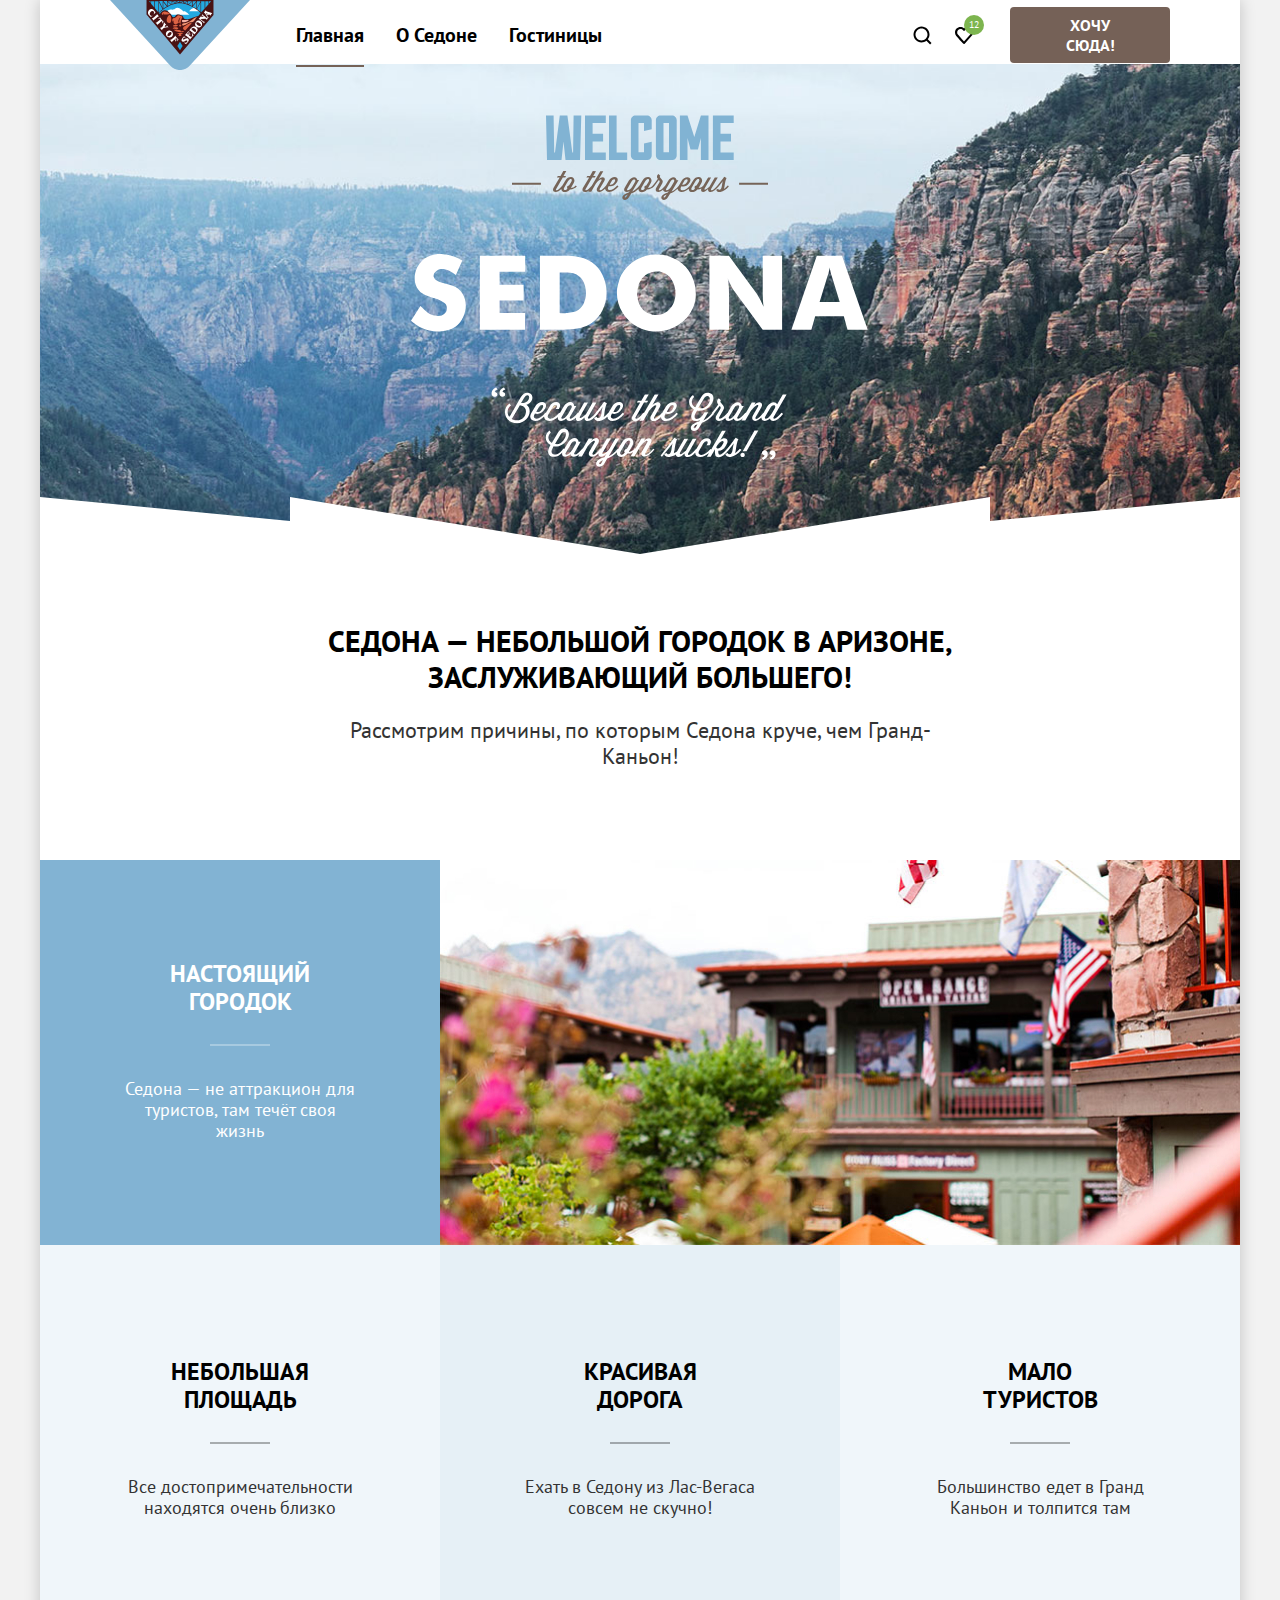
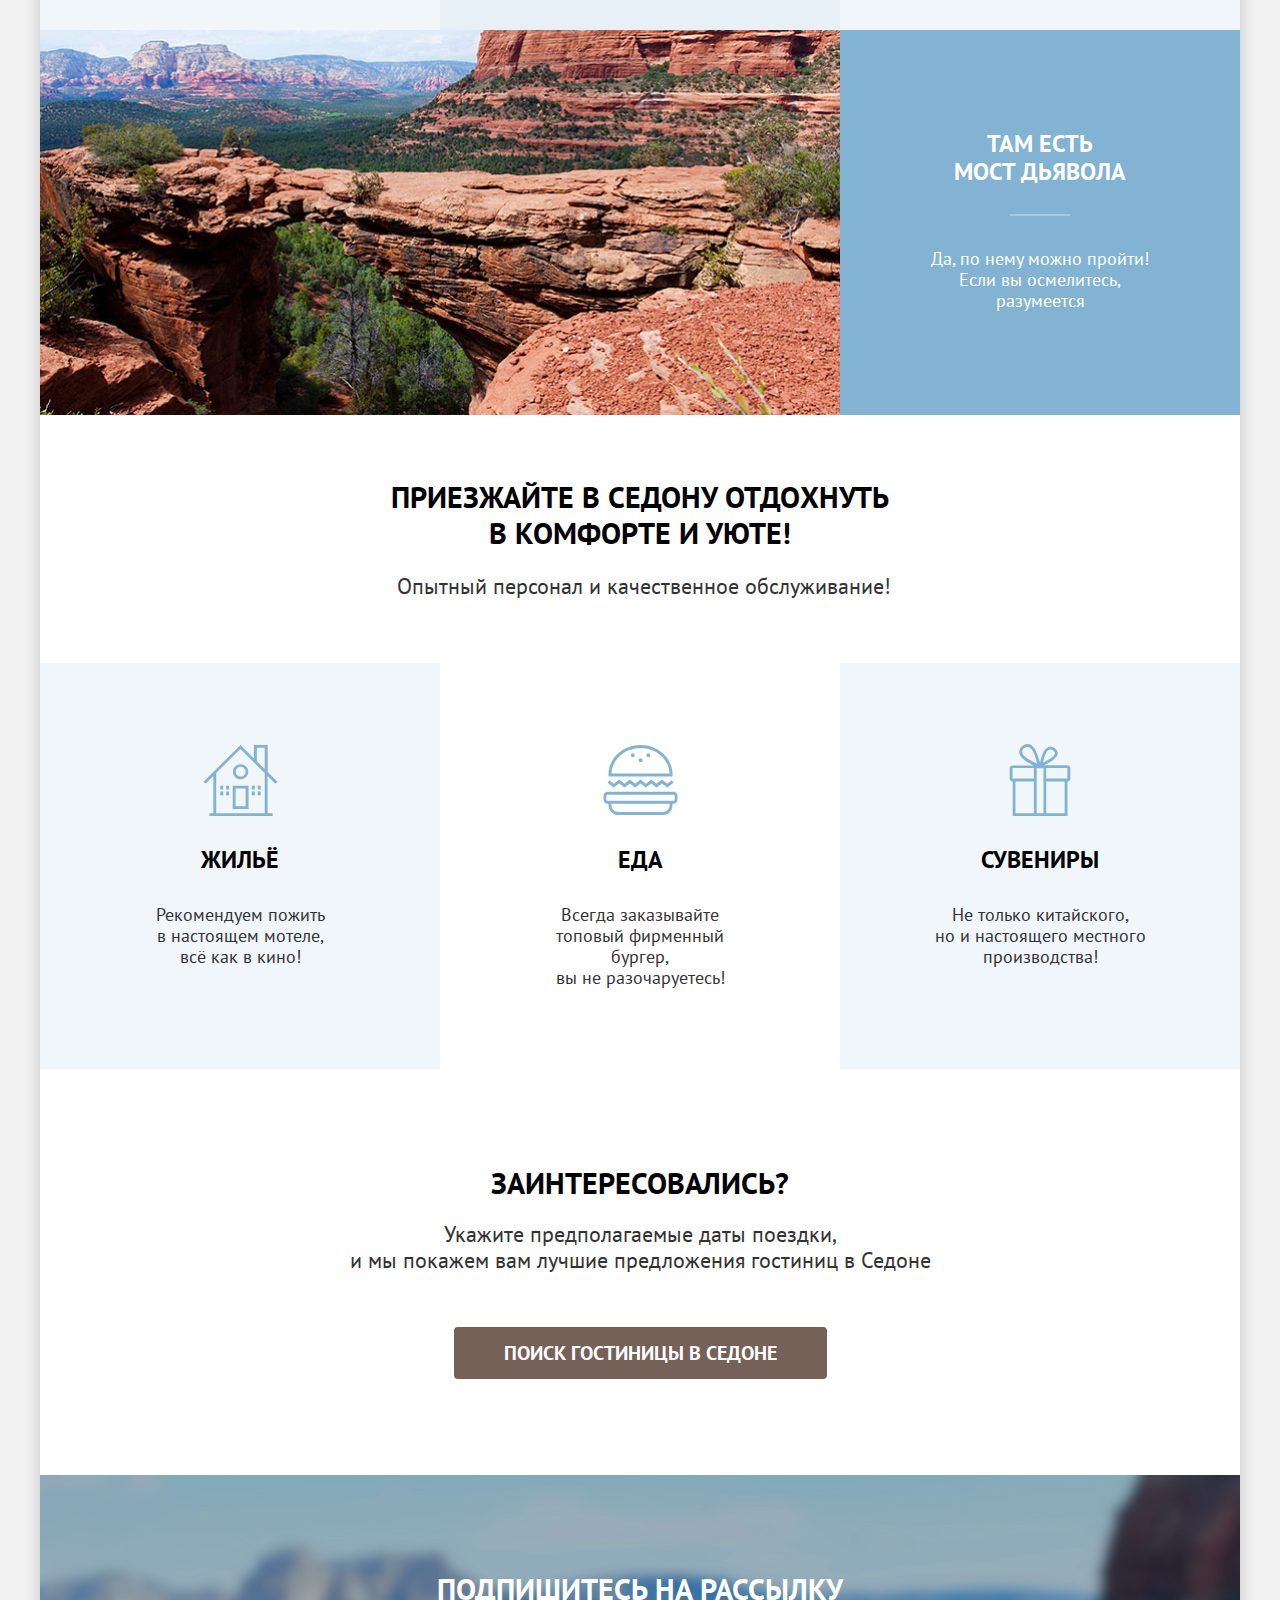
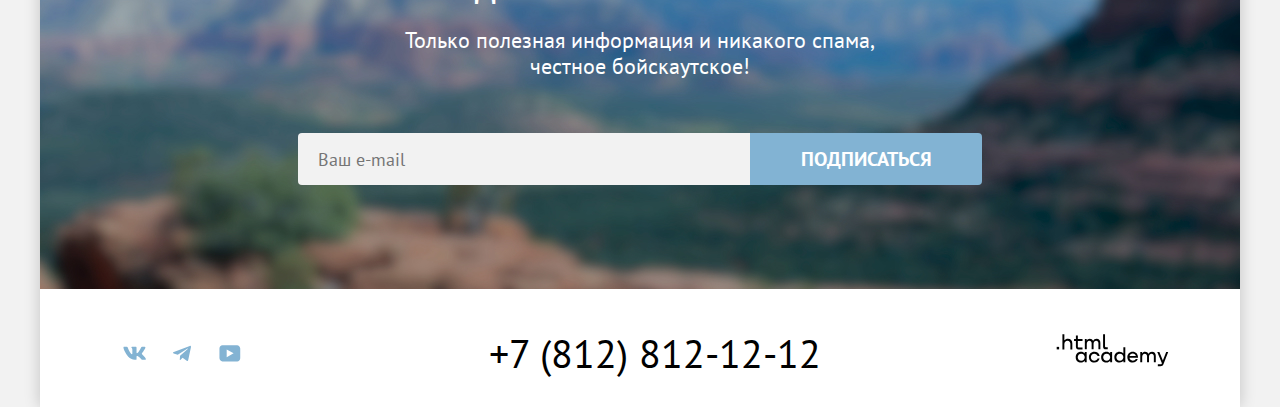
<file: index.html>
<!DOCTYPE html>
<html lang="ru">

  <head>
    <meta charset="utf-8">
    <title>HTML Academy: Седона</title>
    <link rel="stylesheet" href="styles/styles.css">
    <link rel="icon" type="image/png" sizes="32x32" href="images/favicon.png">
  </head>

  <body>
    <div class="page-container">
      <header class="page-header" data-test="header">
        <nav class="navigation">
          <a class='navigation-logo' href="index.html">
            <img class='logo' src="images/logo.svg" width="140" height="70" alt="Логотип сайта города Седона">
          </a>
          <div class="container-lists">
            <ul class="navigation-list">
              <li class="navigation-item">
                <a class="navigation-link navigation-link-current" href="index.html">Главная</a>
              </li>
              <li class="navigation-item">
                <a class="navigation-link" href="#">О Седоне</a>
              </li>
              <li class="navigation-item">
                <a class="navigation-link" href="catalog.html">Гостиницы</a>
              </li>
            </ul>
            <ul class="navigation-user">
              <li class="navigation-item">
                <a class="navigation-link navigation-link-search" href="#">
                  <span class="visually-hidden">Поиск</span>
                </a>
              </li>
              <li class="navigation-item">
                <a class="navigation-link navigation-link-count" href="#">
                  <span class="visually-hidden">Избранное</span>
                  <span class="likes-number ">12</span>
                </a>
              </li>
              <li class="navigation-item">
                <a class="button" href="#">Хочу сюда!</a>
              </li>
            </ul>
          </div>
        </nav>
      </header>

      <main class="main-index" data-test="main">
        <div class="main-container">
          <section class="hero" data-test="hero">
            <h1 class="visually-hidden">Седона</h1>
            <img class="main-image-text" src="images/welcome-text.svg" width="458" height="352"
              alt="Текст на главном изображении">
          </section>

          <section class="block-text-center" data-test="advantages">
            <h2 class="block-text-center-title">Седона — небольшой городок в Аризоне, заслуживающий большего!</h2>
            <p class="block-text-center-description">Рассмотрим причины, по которым Седона круче, чем Гранд-Каньон!</p>
          </section>

          <section class="main-advantages">
            <div class="main-advantages-text">
              <h3 class="advantages-item-title main-advantages-title">Настоящий городок</h3>
              <p class="advantages-item-description main-advantages-description">Седона — не аттракцион для
                туристов, там течёт своя жизнь</p>
            </div>
            <img class="advantage-img" src="images/advantage-list-city.jpg" width="800" height="385"
              alt="Здание в городе">
          </section>

          <ul class="advantages-list">
            <li class="advantages-item advantages-item-1">
              <h3 class="advantages-item-title">Небольшая площадь</h3>
              <p class="advantages-item-description">Все достопримечательности находятся очень близко</p>
            </li>
            <li class="advantages-item advantages-item-2">
              <h3 class="advantages-item-title">Красивая дорога</h3>
              <p class="advantages-item-description">Ехать в Седону из Лас-Вегаса совсем не скучно!</p>
            </li>
            <li class="advantages-item advantages-item-3">
              <h3 class="advantages-item-title">Мало туристов</h3>
              <p class="advantages-item-description">Большинство едет в Гранд Каньон и толпится там</p>
            </li>
          </ul>

          <section class="main-advantages">
            <img class="advantage-img" src="images/advantage-list-canyon.jpg" width="800" height="385" alt="Каньон">
            <div class="main-advantages-text">
              <h3 class="advantages-item-title main-advantages-title">Там есть<br>мост дьявола</h3>
              <p class="advantages-item-description main-advantages-description">Да, по нему можно пройти! Если вы
                осмелитесь, разумеется</p>
            </div>
          </section>

          <section class="block-text-center second" data-test="service">
            <h2 class="block-text-center-title second">Приезжайте в Седону отдохнуть в комфорте и уюте!</h2>
            <p class="block-text-center-description second">Опытный персонал и качественное обслуживание!</p>
          </section>

          <ul class="services-list">
            <li class="services-item services-item-1">
              <h3 class="services-item-title services-item-title-home">Жильё</h3>
              <p class="services-item-description">Рекомендуем пожить<br>в настоящем мотеле,<br>всё как в кино!</p>
            </li>
            <li class="services-item services-item-2">
              <h3 class="services-item-title services-item-title-food">Еда</h3>
              <p class="services-item-description">Всегда заказывайте<br>топовый фирменный бургер,<br>вы не
                разочаруетесь!</p>
            </li>
            <li class="services-item services-item-3">
              <h3 class="services-item-title services-item-title-souvenir">Сувениры</h3>
              <p class="services-item-description">Не только китайского,<br>но и настоящего местного<br>производства!
              </p>
            </li>
          </ul>

          <section class="call-to-action" data-test="search">
            <h2 class="call-to-action-title">Заинтересовались?</h2>
            <p class="call-to-action-description">Укажите предполагаемые даты поездки,<br>и мы покажем вам лучшие
              предложения
              гостиниц в Седоне</p>
            <a class='button' href="#">Поиск гостиницы в Седоне</a>
          </section>
        </div>
      </main>

      <footer class="page-footer">
        <section class="subscribe-to-letters subscribe-to-letters-main" data-test="subscribe">
          <h2 class="subscribe-to-title subscribe-to-title-main">Подпишитесь на рассылку</h2>
          <p class="subscribe-to-description subscribe-to-description-main">Только полезная информация и никакого
            спама,<br>
            честное бойскаутское!</p>
          <form class="subscribe" action="https://echo.htmlacademy.ru/" method="post">
            <label for="subscribe-email">
              <span class="visually-hidden">Укажите ваш Email</span>
            </label>
            <input class='field' placeholder="Ваш e-mail" type="email" name="subscribe-email" id="subscribe-email"
              required>
            <button class="button subscribe-button" type="submit">Подписаться</button>
          </form>
        </section>

        <div class="page-footer-container" data-test="footer">
          <h2 class="visually-hidden" hidden>Контакты</h2>
          <div class="footer-socials">
            <ul class="social-list">
              <li class="social-item">
                <a class="social-link" href="https://vk.com/htmlacademy">
                  <svg aria-hidden="true" focusable="false" width="25" height="14" viewBox="0 0 25 15" fill="none"
                    xmlns="http://www.w3.org/2000/svg" class="social-icon">
                    <path fill-rule="evenodd" clip-rule="evenodd"
                      d="M24.1164 1.80445C24.2824 1.25845 24.1164 0.856445 23.3214 0.856445H20.6964C20.0284 0.856445 19.7204 1.20345 19.5534 1.58645C19.5534 1.58645 18.2184 4.78245 16.3274 6.85845C15.7154 7.46045 15.4374 7.65145 15.1034 7.65145C14.9364 7.65145 14.6854 7.46045 14.6854 6.91345V1.80445C14.6854 1.14845 14.5014 0.856445 13.9454 0.856445H9.81738C9.40038 0.856445 9.14938 1.16045 9.14938 1.44945C9.14938 2.07045 10.0954 2.21445 10.1924 3.96245V7.76045C10.1924 8.59345 10.0394 8.74444 9.70538 8.74444C8.81538 8.74444 6.65038 5.53345 5.36538 1.85945C5.11638 1.14445 4.86438 0.856445 4.19338 0.856445H1.56638C0.816382 0.856445 0.666382 1.20345 0.666382 1.58645C0.666382 2.26845 1.55638 5.65645 4.81138 10.1374C6.98138 13.1974 10.0364 14.8564 12.8194 14.8564C14.4884 14.8564 14.6944 14.4884 14.6944 13.8534V11.5404C14.6944 10.8034 14.8524 10.6564 15.3814 10.6564C15.7714 10.6564 16.4384 10.8484 17.9964 12.3234C19.7764 14.0724 20.0694 14.8564 21.0714 14.8564H23.6964C24.4464 14.8564 24.8224 14.4884 24.6064 13.7604C24.3684 13.0364 23.5184 11.9854 22.3914 10.7384C21.7794 10.0284 20.8614 9.26345 20.5824 8.88045C20.1934 8.38945 20.3044 8.17044 20.5824 7.73345C20.5824 7.73345 23.7824 3.30745 24.1154 1.80445H24.1164Z" />
                  </svg>
                  <span class="visually-hidden">Vkontakte</span>
                </a>
              </li>
              <li class="social-item">
                <a class="social-link" href="https://t.me/htmlacademy">
                  <svg aria-hidden="true" focusable="false" width="18" height="16" viewBox="0 0 18 16" fill="none"
                    xmlns="http://www.w3.org/2000/svg" class="social-icon">
                    <path
                      d="M16.785 0.955705L0.840489 7.1042C-0.247661 7.54126 -0.241365 8.14828 0.640845 8.41897L4.73445 9.69597L14.2058 3.72014C14.6537 3.44766 15.0629 3.59424 14.7265 3.89281L7.05283 10.8183H7.05103L7.05283 10.8192L6.77045 15.0387C7.18413 15.0387 7.36669 14.8489 7.59871 14.625L9.58705 12.6915L13.7229 15.7464C14.4855 16.1664 15.0332 15.9506 15.2229 15.0405L17.9379 2.2453C18.2158 1.13107 17.5126 0.626562 16.785 0.955705Z" />
                  </svg>
                  <span class="visually-hidden">Telegram</span>
                </a>
              </li>
              <li class="social-item">
                <a class="social-link" href="https://www.youtube.com/user/htmlacademyru">
                  <svg aria-hidden="true" focusable="false" width="22" height="17" viewBox="0 0 23 18" fill="none"
                    xmlns="http://www.w3.org/2000/svg" class="social-icon">
                    <path
                      d="M18.9402 0.356445H3.50738C1.64668 0.356445 0.333252 1.9502 0.333252 3.75645V13.8502C0.333252 15.7627 1.64668 17.3564 3.50738 17.3564H19.1591C20.8009 17.3564 22.3333 15.7627 22.3333 13.9564V3.75645C22.1143 1.9502 20.8009 0.356445 18.9402 0.356445ZM7.99494 12.8939V4.81894L15.3283 8.85645L7.99494 12.8939Z" />
                  </svg>
                  <span class="visually-hidden">Youtube</span>
                </a>
              </li>
            </ul>
          </div>
          <a class="contacts-phone" href="tel:+78128121212">+7 (812) 812-12-12</a>
          <a class="html-academy-logo" aria-hidden="true" href="https://htmlacademy.ru">
            <svg class="html-academy-logo-svg" role="img" aria-label="Логотип html academy" width="115" height="33"
              viewBox="0 0 115 34" xmlns="http://www.w3.org/2000/svg">
              <path d="M0 13.2564V15.8564H2.5V13.2564H0Z" />
              <path
                d="M11.6 4.85645C10 4.85645 8.8 5.55645 8 6.55645H7.9V0.356445H5.9V15.8564H7.9V10.5564C7.9 8.45645 9.2 6.95645 11.2 6.95645C13 6.95645 14.1 8.35645 14.1 10.1564V15.8564H16.1V9.75644C16.2 6.75644 14.3 4.85645 11.6 4.85645Z" />
              <path
                d="M26.6 5.15645H21.8V1.45645H19.8V5.25645H17.9V7.25645H19.8V13.2564C19.8 14.9564 20.8 15.9564 22.5 15.9564H26.6V13.9564H22.9C22.2 13.9564 21.8 13.5564 21.8 12.8564V7.15645H26.6V5.15645Z" />
              <path
                d="M41.1 4.95645C39.5 4.95645 38.2 5.75644 37.6 7.05645H37.5C36.9 5.85645 35.7 4.95645 34.1 4.95645C32.7 4.95645 31.6 5.75645 31 6.75645H30.9V5.15645H29V15.7564H31V10.3564C31 8.35645 32 6.85645 33.6 6.85645C35.1 6.85645 36 7.85645 36 9.45645V15.7564H38V10.1564C38 7.75645 39.4 6.85645 40.6 6.85645C42.1 6.85645 43 7.85645 43 9.45645V15.7564H45V9.25644C45.1 6.75644 43.6 4.95645 41.1 4.95645Z" />
              <path
                d="M47.8 13.0564C47.8 14.7564 48.8 15.7564 50.6 15.7564H52.6V13.7564H50.9C50.2 13.7564 49.8 13.3564 49.8 12.6564V0.356445H47.8V13.0564Z" />
              <path
                d="M28.9 20.0564C28 18.9564 26.7 18.2564 25 18.2564C21.9 18.2564 19.6 20.5564 19.6 23.8564C19.6 27.1564 21.9 29.4564 25 29.4564C26.8 29.4564 28 28.6564 28.8 27.5564H28.9V29.1564H30.9V18.5564H28.9V20.0564ZM25.3 27.4564C23.1 27.4564 21.7 25.8564 21.7 23.8564C21.7 21.8564 23.1 20.2564 25.3 20.2564C27.5 20.2564 28.9 21.8564 28.9 23.8564C28.9 25.7564 27.5 27.4564 25.3 27.4564Z" />
              <path
                d="M44.2 22.3564C43.7 19.9564 41.6 18.2564 38.8 18.2564C35.4 18.2564 33.2 20.7564 33.2 23.8564C33.2 26.9564 35.4 29.4564 38.8 29.4564C41.6 29.4564 43.7 27.6564 44.2 25.2564H42.1C41.7 26.5564 40.4 27.5564 38.8 27.5564C36.6 27.5564 35.2 25.9564 35.2 23.9564C35.2 21.9564 36.6 20.3564 38.8 20.3564C40.4 20.3564 41.6 21.3564 42.1 22.5564H44.2V22.3564Z" />
              <path
                d="M55.1 20.0564C54.2 18.9564 52.9 18.2564 51.2 18.2564C48.1 18.2564 45.8 20.5564 45.8 23.8564C45.8 27.1564 48.1 29.4564 51.2 29.4564C53 29.4564 54.2 28.6564 55 27.5564H55.1V29.1564H57.1V18.5564H55.1V20.0564ZM51.5 27.4564C49.3 27.4564 47.9 25.8564 47.9 23.8564C47.9 21.8564 49.3 20.2564 51.5 20.2564C53.7 20.2564 55.1 21.8564 55.1 23.8564C55.1 25.7564 53.6 27.4564 51.5 27.4564Z" />
              <path
                d="M68.7 20.1564C67.8 19.0564 66.5 18.2564 64.8 18.2564C61.7 18.2564 59.4 20.5564 59.4 23.8564C59.4 27.1564 61.6 29.4564 64.8 29.4564C66.5 29.4564 67.8 28.6564 68.6 27.6564H68.7V29.1564H70.7V13.7564H68.7V20.1564ZM65.1 27.4564C62.9 27.4564 61.5 25.8564 61.5 23.8564C61.5 21.8564 62.9 20.2564 65.1 20.2564C67.3 20.2564 68.7 21.8564 68.7 23.8564C68.6 25.8564 67.2 27.4564 65.1 27.4564Z" />
              <path
                d="M78.3 18.2564C75 18.2564 72.8 20.7564 72.8 23.8564C72.8 26.8564 74.9 29.4564 78.3 29.4564C80.8 29.4564 82.8 28.1564 83.5 25.8564H81.4C80.9 26.8564 79.8 27.4564 78.4 27.4564C76.5 27.4564 75.1 26.1564 75 24.5564H83.8C84 20.9564 81.8 18.2564 78.3 18.2564ZM78.3 20.1564C80 20.1564 81.3 21.1564 81.6 22.7564H75.1C75.4 21.2564 76.6 20.1564 78.3 20.1564Z" />
              <path
                d="M98.2 18.2564C96.6 18.2564 95.3 19.0564 94.6 20.2564H94.5C93.9 19.0564 92.7 18.2564 91.1 18.2564C89.7 18.2564 88.6 18.9564 88 20.0564V18.5564H86.1V29.1564H88.1V23.7564C88.1 21.7564 89.1 20.3564 90.7 20.2564C92.2 20.2564 93.1 21.2564 93.1 22.8564V29.1564H95.1V23.5564C95.1 21.1564 96.5 20.2564 97.7 20.2564C99.2 20.2564 100.1 21.2564 100.1 22.8564V29.1564H102.1V22.6564C102.2 20.0564 100.7 18.2564 98.2 18.2564Z" />
              <path
                d="M109.4 27.3564L105.8 18.4564H103.6L108.4 30.0564C108.1 30.9564 107.7 31.2564 106.7 31.2564H104.2V33.2564H106.7C108.5 33.2564 109.5 32.4564 110.2 30.6564L114.9 18.4564H112.8L109.4 27.3564Z" />
            </svg>
          </a>
        </div>
      </footer>
    </div>
    <div class="modal-window modal-window-hidden" aria-hidden="true" data-test="modal">
      <section class="hotel-search">
        <div class="hotel-search-title-wrapper">
          <h2 class="hotel-search-title">Поиск гостиницы в Седоне</h2>
          <button class="close-button" type="button">
            <span class="visually-hidden">Закрыть</span>
            <svg class="close-icon" width="21" height="21" viewBox="0 0 21 21" fill="none"
              xmlns="http://www.w3.org/2000/svg">
              <path
                d="M17.4905 4.78288L16.1982 3.49057L10.4905 9.19826L4.78279 3.49057L3.49048 4.78288L9.19817 10.4906L3.49048 16.1983L4.78279 17.4906L10.4905 11.7829L16.1982 17.4906L17.4905 16.1983L11.7828 10.4906L17.4905 4.78288Z"
                fill="black" />
            </svg>
          </button>
        </div>
        <form class="hotel-search-form" action="https://echo.htmlacademy.ru/" method="post">
          <div class="field-group search-checkin-date">
            <label class="form-label" for="checkin-date">
              Дата Заезда:
            </label>
            <div class="input-wrapper">
              <input type="text" id="checkin-date" name="checkin-date" placeholder="27 апреля 2020" required>
              <button class="calendar" type="button" aria-label="Выбрать дату заезда">
                <span class="visually-hidden">Выбрать дату заезда</span>
              </button>
              <small class="input-note wrong-date">Мы не можем отправить вас в прошлое.</small>
            </div>
          </div>

          <div class="field-group search-checkout-date">
            <label class="form-label" for="checkout-date">
              Дата Выезда:
            </label>
            <div class="input-wrapper">
              <input type="text" id="checkout-date" name="checkout-date" placeholder="1 сентября 2023" required>
              <button class="calendar" type="button" aria-label="Выбрать дату выезда">
                <span class="visually-hidden">Выбрать дату выезда</span>
              </button>
              <small class="input-note">На эти даты есть свободные номера. Пока есть.</small>
            </div>
          </div>
          <div class="number-of-people-wrapper">
            <div class="field-group adults-count">
              <label class="form-label" for="adults-number">
                Взрослые:
              </label>
              <div class="buttons-adults-count">
                <button class="button-minus" type="button" aria-label="Уменьшить количество взрослых">
                  <span class="visually-hidden">Уменьшить</span></button>
                <input type="text" id="adults-number" name="adults-number" placeholder="2">
                <button class="button-plus" type="button" aria-label="Увеличить количество взрослых">
                  <span class="visually-hidden">Увеличить</span></button>
              </div>
            </div>

            <div class="field-group children-count">
              <span class="form-label">
                <label class="form-label" for="children-number">
                  Дети:
                  <span class="tooltip info">
                    <span class="tooltip-toggle">
                      <svg class="tooltip-icon" xmlns="http://www.w3.org/2000/svg" width="26" height="26">

                      </svg>
                    </span>
                    <span class="tooltip-text" role="tooltip" id="tooltip-label-children">Укажите количество детей,
                      которые будут с вами, возраст которых от 6 до 18 лет. Дети до 6 лет размещаются бесплатно.</span>
                  </span>
                </label>
              </span>
              <div class="buttons-children-count">
                <button class="button-minus" type="button" aria-label="Уменьшить количество детей">
                  <span class="visually-hidden">Уменьшить</span></button>
                <input type="text" id="children-number" name="children-number" placeholder="2">
                <button class="button-plus" type="button" aria-label="Увеличить количество детей">
                  <span class="visually-hidden">Увеличить</span></button>
              </div>
            </div>
          </div>
          <button class="button hotel-search-button" type="submit">Найти</button>
        </form>
      </section>
    </div>
  </body>

</html>
</file>
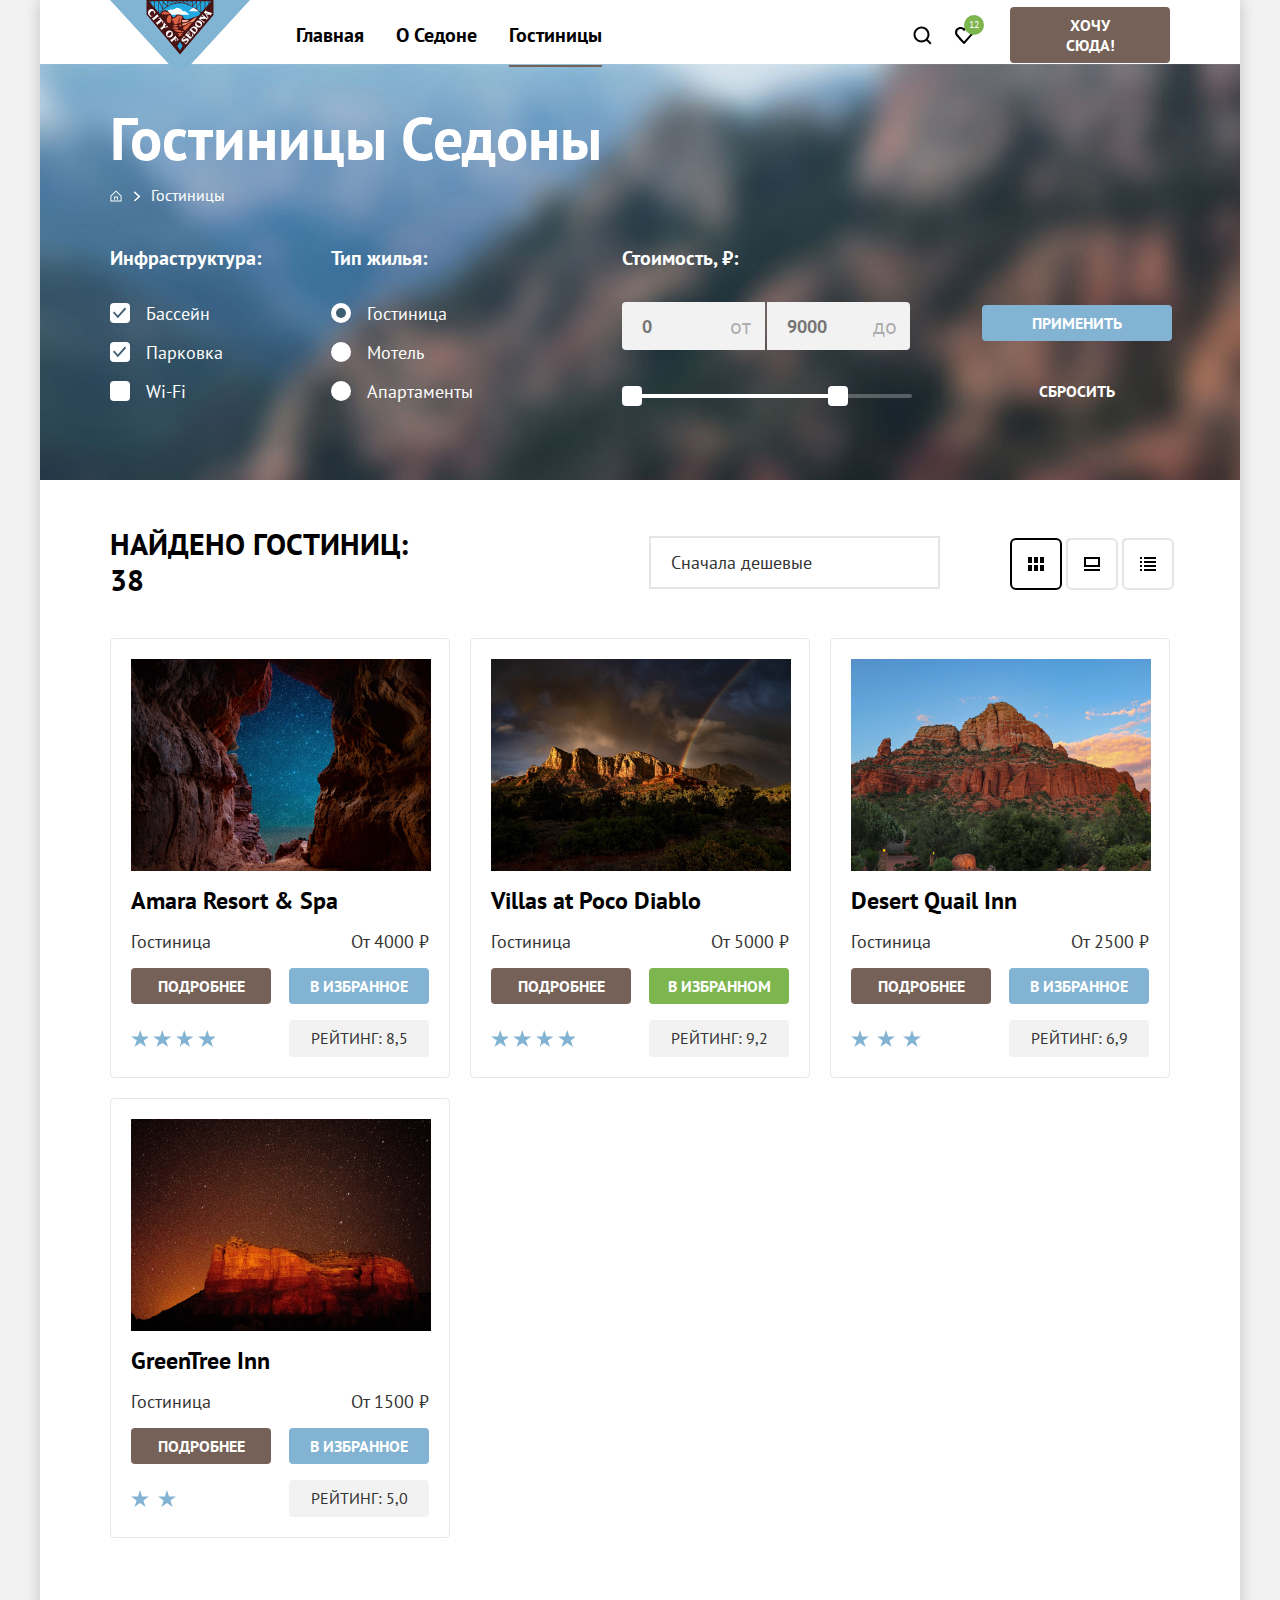
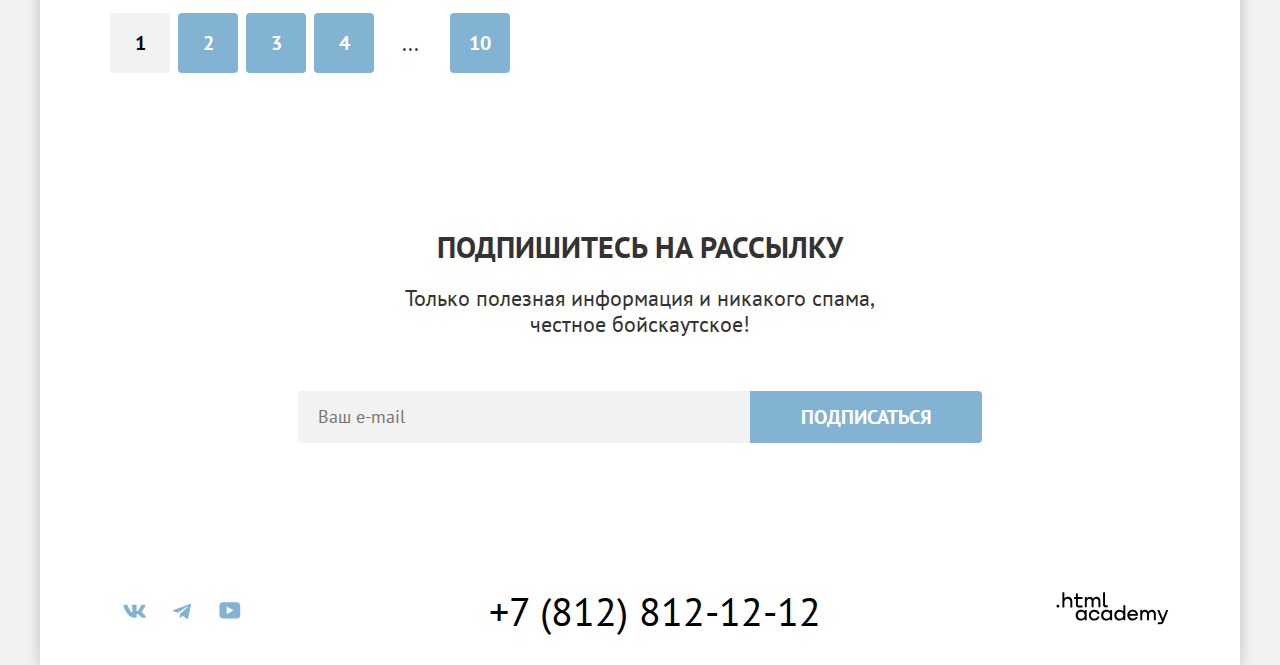
<file: catalog.html>
<!DOCTYPE html>
<html lang="ru">

  <head>
    <meta charset="utf-8">
    <title>HTML Academy: Седона</title>
    <link rel="stylesheet" href="styles/styles.css">
    <link rel="icon" type="image/png" sizes="32x32" href="images/favicon.png">
  </head>

  <body>
    <div class="page-container">
      <header class="page-header" data-test="header">
        <nav class="navigation">
          <a class='navigation-logo' href="index.html">
            <img class='logo' src="images/logo.svg" width="140" height="70" alt="Логотип сайта города Седона">
          </a>
          <div class="container-lists">
            <ul class="navigation-list">
              <li class="navigation-item">
                <a class="navigation-link" href="index.html">Главная</a>
              </li>
              <li class="navigation-item">
                <a class="navigation-link" href="#">О Седоне</a>
              </li>
              <li class="navigation-item">
                <a class="navigation-link navigation-link-current" href="catalog.html" aria-current="page">Гостиницы</a>
              </li>
            </ul>
            <ul class="navigation-user">
              <li class="navigation-item">
                <a class="navigation-link navigation-link-search" href="#">
                  <span class="visually-hidden">Поиск</span>
                </a>
              </li>
              <li class="navigation-item">
                <a class="navigation-link navigation-link-count" href="#">
                  <span class="visually-hidden">Избранное</span>
                  <span class="likes-number ">12</span>
                </a>
              </li>
              <li class="navigation-item">
                <a class="button" href="#">Хочу сюда!</a>
              </li>
            </ul>
          </div>
        </nav>
      </header>

      <main class="main-inner" data-test="main">
        <header class="inner-header">
          <h1 class="inner-header-title">Гостиницы Седоны</h1>
          <ul class="breadcrumbs">
            <li class="breadcrumbs-item">
              <a class="breadcrumbs-link" href="index.html">
                <svg class="breadcrumbs-link-icon" width="12" height="12" aria-hidden="true" focusable="false"
                  viewBox="0 0 13 13" xmlns="http://www.w3.org/2000/svg">
                  <path
                    d="M6.5 0.5L0.5 6.30006V12.5001H12.5V6.30006L6.5 0.5ZM11.5 11.5001H1.5V6.70005L6.5 1.9L11.5 6.70005V11.5001Z" />
                  <path d="M4.5 10.5001H5.5V8.00005H7.5V10.5001H8.5V7.00005H4.5V10.5001Z" />
                </svg>
                <span class="visually-hidden">Главная</span>
              </a>
            </li>
            <li class="breadcrumbs-item">
              <a class="breadcrumbs-link" href="catalog.html" aria-current="page">Гостиницы</a>
            </li>
          </ul>
          <form class="sorting-container" data-test="filter" action="https://echo.htmlacademy.ru/" method="post">
            <div class="sorting-left-column">
              <fieldset class="catalog-filter-group">
                <legend class="catalog-filter-title">Инфраструктура:</legend>
                <ul class="catalog-filter-list">
                  <li class="catalog-filter-item">
                    <label class="control">
                      <input class="visually-hidden control-input" type="checkbox" name="infrastructure" checked>
                      <span class="control-mark"></span>
                      <span class="control-label">Бассейн</span>
                    </label>
                  </li>
                  <li class="catalog-filter-item">
                    <label class="control">
                      <input class="visually-hidden control-input" type="checkbox" name="infrastructure" checked>
                      <span class="control-mark"></span>
                      <span class="control-label">Парковка</span>
                    </label>
                  </li>
                  <li class="catalog-filter-item">
                    <label class="control">
                      <input class="visually-hidden control-input" type="checkbox" name="infrastructure">
                      <span class="control-mark"></span>
                      <span class="control-label">Wi-Fi</span>
                    </label>
                  </li>
                </ul>
              </fieldset>
            </div>

            <div class="sorting-middle-column">
              <fieldset class="catalog-filter-group">
                <legend class="catalog-filter-title">Тип жилья:</legend>
                <ul class="catalog-filter-list">
                  <li class="catalog-filter-item">
                    <label class="control">
                      <input class="visually-hidden control-input" type="radio" name="housing-type" value='hotel'
                        checked>
                      <span class="control-mark"></span>
                      <span class="control-label">Гостиница</span>
                    </label>
                  </li>
                  <li class="catalog-filter-item">
                    <label class="control">
                      <input class="visually-hidden control-input" type="radio" name="housing-type" value='motel'>
                      <span class="control-mark"></span>
                      <span class="control-label">Мотель</span>
                    </label>
                  </li>
                  <li class="catalog-filter-item">
                    <label class="control">
                      <input class="visually-hidden control-input" type="radio" name="housing-type" value='apartments'>
                      <span class="control-mark"></span>
                      <span class="control-label">Апартаменты</span>
                    </label>
                  </li>
                </ul>
              </fieldset>
            </div>

            <div class="sorting-right-column">

              <fieldset class="catalog-filter-group">

                <legend class="catalog-filter-title">Стоимость, ₽:</legend>
                <div class="price-filter">
                  <label class="price-input-from">
                    <input class="field field-input-from" type="number" name="price-from" id="price-from"
                      placeholder="0" required>
                    <span class="placeholder-text-from range-input">от</span>
                  </label>
                  <label class="price-input-to">
                    <input class="field field-input-to" type="number" name="price-to" id="price-to" placeholder="9000"
                      required>
                    <span class="placeholder-text-to range-input">до</span>
                  </label>
                </div>


                <div class="range">
                  <div class="range-scale">
                    <div class="range-bar" style="left: 10px; width: 215px">
                      <button class="range-toggle toggle-min">
                        <span class="visually-hidden">Изменить минимальную цену</span>
                      </button>
                      <button class="range-toggle toggle-max">
                        <span class="visually-hidden">Изменить максимальную цену</span>
                      </button>
                    </div>
                  </div>
                </div>
              </fieldset>
            </div>

            <div class="sorting-buttons">
              <button class="button filter-button" type="submit">Применить</button>
              <button class="button reset-button" type="reset">Сбросить</button>
            </div>
          </form>


        </header>

        <section class="catalog-accommodation" data-test="catalog">
          <div class="container-filter">
            <h2 class="catalog-title">Найдено гостиниц: 38</h2>
            <select class="select-control" aria-label="Сортировка">
              <option value="cheap">Сначала дешевые</option>
            </select>
            <ul class="view-type">
              <li class="view-option">
                <a href="#" class="button view-option-link-current view-option-link">
                  <svg class="view-option-icon" width="16" height="14" aria-hidden="true" focusable="false"
                    viewBox="0 0 16 14" xmlns="http://www.w3.org/2000/svg">
                    <path d="M4 0H0V6H4V0Z" />
                    <path d="M16 0H12V6H16V0Z" />
                    <path d="M10 0H6V6H10V0Z" />
                    <path d="M4 8H0V14H4V8Z" />
                    <path d="M16 8H12V14H16V8Z" />
                    <path d="M10 8H6V14H10V8Z" />
                  </svg>
                  <span class="visually-hidden" hidden>Вид просмотра 1</span>
                </a>
              </li>
              <li class="view-option">
                <a href="#" class="button view-option-link">
                  <svg class="view-option-icon" width="16" height="14" aria-hidden="true" focusable="false"
                    viewBox="0 0 16 14" xmlns="http://www.w3.org/2000/svg">
                    <path d="M16 12H0V14H16V12Z" />
                    <path d="M14 2V8H2V2H14ZM16 0H0V10H16V0Z" />
                  </svg>
                  <span class="visually-hidden" hidden>Вид просмотра 2</span>
                </a>
              </li>
              <li class="view-option">
                <a href="#" class="button view-option-link">
                  <svg class="view-option-icon" width="16" height="14" aria-hidden="true" focusable="false"
                    viewBox="0 0 16 14" xmlns="http://www.w3.org/2000/svg">
                    <path d="M2 0H0V2H2V0Z" />
                    <path d="M16 0H4V2H16V0Z" />
                    <path d="M2 4H0V6H2V4Z" />
                    <path d="M16 4H4V6H16V4Z" />
                    <path d="M2 8H0V10H2V8Z" />
                    <path d="M16 8H4V10H16V8Z" />
                    <path d="M2 12H0V14H2V12Z" />
                    <path d="M16 12H4V14H16V12Z" />
                  </svg>
                  <span class="visually-hidden" hidden>Вид просмотра 3</span>
                </a>
              </li>
            </ul>
          </div>

          <ul class="accommodation-list">
            <li class="accommodation-card">
              <a class="accommodation-card-link" href="#">
                <img class="accommodation-img" src="images/hotel-1.jpg" width="300" height="212" alt="Отель">
                <h3 class="accommodation-card-title">Amara Resort & Spa</h3>
                <div class="accommodation-card-description-container">
                  <p class="accommodation-card-description">Гостиница</p>
                  <p class="accommodation-card-price">От 4000 ₽</p>
                </div>
              </a>
              <div class="accommodation-card-buttons-container">
                <a class="button button-more" href="#">Подробнее</a>
                <a class="button button-wishlist" href="#">В избранное</a>
              </div>
              <div class="accommodation-card-rating-container">
                <div class="stars four-stars" role="img" aria-label="4 звезды">
                  <span class="visually-hidden">Отель 4 звезды</span>
                </div>
                <p class="card-rating">Рейтинг: 8,5</p>
              </div>
            </li>
            <li class="accommodation-card">
              <a class="accommodation-card-link" href="#">
                <img class="accommodation-img" src="images/hotel-2.jpg" width="300" height="212" alt="Отель">
                <h3 class="accommodation-card-title">Villas at Poco Diablo</h3>
                <div class="accommodation-card-description-container">
                  <p class="accommodation-card-description">Гостиница</p>
                  <p class="accommodation-card-price">От 5000 ₽</p>
                </div>
              </a>
              <div class="accommodation-card-buttons-container">
                <a class="button button-more" href="#">Подробнее</a>
                <a class="button button-wishlist-added" href="#">В избранном</a>
              </div>
              <div class="accommodation-card-rating-container">
                <div class="stars four-stars" role="img" aria-label="4 звезды">
                  <span class="visually-hidden">Отель 4 звезды</span>
                </div>
                <p class="card-rating">Рейтинг: 9,2</p>
              </div>
            </li>
            <li class="accommodation-card">
              <a class="accommodation-card-link" href="#">
                <img class="accommodation-img" src="images/hotel-3.jpg" width="300" height="212" alt="Отель">
                <h3 class="accommodation-card-title">Desert Quail Inn</h3>
                <div class="accommodation-card-description-container">
                  <p class="accommodation-card-description">Гостиница</p>
                  <p class="accommodation-card-price">От 2500 ₽</p>
                </div>
              </a>
              <div class="accommodation-card-buttons-container">
                <a class="button button-more" href="#">Подробнее</a>
                <a class="button button-wishlist" href="#">В избранное</a>
              </div>
              <div class="accommodation-card-rating-container">
                <div class="stars three-stars" role="img" aria-label="3 звезды">
                  <span class="visually-hidden">Отель 3 звезды</span>
                </div>
                <p class="card-rating">Рейтинг: 6,9</p>
              </div>
            </li>
            <li class="accommodation-card">
              <a class="accommodation-card-link" href="#">
                <img class="accommodation-img" src="images/hotel-4.jpg" width="300" height="212" alt="Отель">
                <h3 class="accommodation-card-title">GreenTree Inn</h3>
                <div class="accommodation-card-description-container">
                  <p class="accommodation-card-description">Гостиница</p>
                  <p class="accommodation-card-price">От 1500 ₽</p>
                </div>
              </a>
              <div class="accommodation-card-buttons-container">
                <a class="button button-more" href="#">Подробнее</a>
                <a class="button button-wishlist" href="#">В избранное</a>
              </div>
              <div class="accommodation-card-rating-container">
                <div class="stars two-stars" role="img" aria-label="2 звезды">
                  <span class="visually-hidden">Отель 2 звезды</span>
                </div>
                <p class="card-rating">Рейтинг: 5,0</p>
              </div>
            </li>
          </ul>


          <ul class="pagination">
            <li class="pagination-item">
              <a class='pagination-link pagination-current' href="#">1</a>
            </li>
            <li class="pagination-item">
              <a class='pagination-link' href="#">2</a>
            </li>
            <li class="pagination-item">
              <a class='pagination-link' href="#">3</a>
            </li>
            <li class="pagination-item">
              <a class='pagination-link' href="#">4</a>
            </li>
            <li class="pagination-item">
              <span class="pagination-more">...</span>
            </li>
            <li class="pagination-item">
              <a class='pagination-link' href="#">10</a>
            </li>
          </ul>

        </section>
      </main>

      <footer class="page-footer">
        <section class="subscribe-to-letters" data-test="subscribe">
          <h2 class="subscribe-to-title">Подпишитесь на рассылку</h2>
          <p class="subscribe-to-description">Только полезная информация и никакого спама,<br>честное бойскаутское!</p>
          <form class="subscribe" action="https://echo.htmlacademy.ru/" method="post">
            <label for="subscribe-email">
              <span class="visually-hidden">Укажите ваш Email</span>
            </label>
            <input class='field' placeholder="Ваш e-mail" type="email" name="subscribe-email" id="subscribe-email"
              required>
            <button class="button subscribe-button" type="submit">Подписаться</button>
          </form>
        </section>

        <div class="page-footer-container" data-test="footer">
          <h2 class="visually-hidden" hidden>Контакты</h2>
          <div class="footer-socials">
            <ul class="social-list">
              <li class="social-item">
                <a class="social-link" href="https://vk.com/htmlacademy">
                  <svg aria-hidden="true" focusable="false" width="25" height="14" viewBox="0 0 25 15" fill="none"
                    xmlns="http://www.w3.org/2000/svg" class="social-icon">
                    <path fill-rule="evenodd" clip-rule="evenodd"
                      d="M24.1164 1.80445C24.2824 1.25845 24.1164 0.856445 23.3214 0.856445H20.6964C20.0284 0.856445 19.7204 1.20345 19.5534 1.58645C19.5534 1.58645 18.2184 4.78245 16.3274 6.85845C15.7154 7.46045 15.4374 7.65145 15.1034 7.65145C14.9364 7.65145 14.6854 7.46045 14.6854 6.91345V1.80445C14.6854 1.14845 14.5014 0.856445 13.9454 0.856445H9.81738C9.40038 0.856445 9.14938 1.16045 9.14938 1.44945C9.14938 2.07045 10.0954 2.21445 10.1924 3.96245V7.76045C10.1924 8.59345 10.0394 8.74444 9.70538 8.74444C8.81538 8.74444 6.65038 5.53345 5.36538 1.85945C5.11638 1.14445 4.86438 0.856445 4.19338 0.856445H1.56638C0.816382 0.856445 0.666382 1.20345 0.666382 1.58645C0.666382 2.26845 1.55638 5.65645 4.81138 10.1374C6.98138 13.1974 10.0364 14.8564 12.8194 14.8564C14.4884 14.8564 14.6944 14.4884 14.6944 13.8534V11.5404C14.6944 10.8034 14.8524 10.6564 15.3814 10.6564C15.7714 10.6564 16.4384 10.8484 17.9964 12.3234C19.7764 14.0724 20.0694 14.8564 21.0714 14.8564H23.6964C24.4464 14.8564 24.8224 14.4884 24.6064 13.7604C24.3684 13.0364 23.5184 11.9854 22.3914 10.7384C21.7794 10.0284 20.8614 9.26345 20.5824 8.88045C20.1934 8.38945 20.3044 8.17044 20.5824 7.73345C20.5824 7.73345 23.7824 3.30745 24.1154 1.80445H24.1164Z" />
                  </svg>
                  <span class="visually-hidden">Vkontakte</span>
                </a>
              </li>
              <li class="social-item">
                <a class="social-link" href="https://t.me/htmlacademy">
                  <svg aria-hidden="true" focusable="false" width="18" height="16" viewBox="0 0 18 16" fill="none"
                    xmlns="http://www.w3.org/2000/svg" class="social-icon">
                    <path
                      d="M16.785 0.955705L0.840489 7.1042C-0.247661 7.54126 -0.241365 8.14828 0.640845 8.41897L4.73445 9.69597L14.2058 3.72014C14.6537 3.44766 15.0629 3.59424 14.7265 3.89281L7.05283 10.8183H7.05103L7.05283 10.8192L6.77045 15.0387C7.18413 15.0387 7.36669 14.8489 7.59871 14.625L9.58705 12.6915L13.7229 15.7464C14.4855 16.1664 15.0332 15.9506 15.2229 15.0405L17.9379 2.2453C18.2158 1.13107 17.5126 0.626562 16.785 0.955705Z" />
                  </svg>
                  <span class="visually-hidden">Telegram</span>
                </a>
              </li>
              <li class="social-item">
                <a class="social-link" href="https://www.youtube.com/user/htmlacademyru">
                  <svg aria-hidden="true" focusable="false" width="22" height="17" viewBox="0 0 23 18" fill="none"
                    xmlns="http://www.w3.org/2000/svg" class="social-icon">
                    <path
                      d="M18.9402 0.356445H3.50738C1.64668 0.356445 0.333252 1.9502 0.333252 3.75645V13.8502C0.333252 15.7627 1.64668 17.3564 3.50738 17.3564H19.1591C20.8009 17.3564 22.3333 15.7627 22.3333 13.9564V3.75645C22.1143 1.9502 20.8009 0.356445 18.9402 0.356445ZM7.99494 12.8939V4.81894L15.3283 8.85645L7.99494 12.8939Z" />
                  </svg>
                  <span class="visually-hidden">Youtube</span>
                </a>
              </li>
            </ul>
          </div>
          <a class="contacts-phone" href="tel:+78128121212">+7 (812) 812-12-12</a>
          <a class="html-academy-logo" href="https://htmlacademy.ru">
            <svg class="html-academy-logo-svg" aria-hidden="true" focusable="false" role="img"
              aria-label="Логотип html academy" width="115" height="33" viewBox="0 0 115 34"
              xmlns="http://www.w3.org/2000/svg">
              <path d="M0 13.2564V15.8564H2.5V13.2564H0Z" />
              <path
                d="M11.6 4.85645C10 4.85645 8.8 5.55645 8 6.55645H7.9V0.356445H5.9V15.8564H7.9V10.5564C7.9 8.45645 9.2 6.95645 11.2 6.95645C13 6.95645 14.1 8.35645 14.1 10.1564V15.8564H16.1V9.75644C16.2 6.75644 14.3 4.85645 11.6 4.85645Z" />
              <path
                d="M26.6 5.15645H21.8V1.45645H19.8V5.25645H17.9V7.25645H19.8V13.2564C19.8 14.9564 20.8 15.9564 22.5 15.9564H26.6V13.9564H22.9C22.2 13.9564 21.8 13.5564 21.8 12.8564V7.15645H26.6V5.15645Z" />
              <path
                d="M41.1 4.95645C39.5 4.95645 38.2 5.75644 37.6 7.05645H37.5C36.9 5.85645 35.7 4.95645 34.1 4.95645C32.7 4.95645 31.6 5.75645 31 6.75645H30.9V5.15645H29V15.7564H31V10.3564C31 8.35645 32 6.85645 33.6 6.85645C35.1 6.85645 36 7.85645 36 9.45645V15.7564H38V10.1564C38 7.75645 39.4 6.85645 40.6 6.85645C42.1 6.85645 43 7.85645 43 9.45645V15.7564H45V9.25644C45.1 6.75644 43.6 4.95645 41.1 4.95645Z" />
              <path
                d="M47.8 13.0564C47.8 14.7564 48.8 15.7564 50.6 15.7564H52.6V13.7564H50.9C50.2 13.7564 49.8 13.3564 49.8 12.6564V0.356445H47.8V13.0564Z" />
              <path
                d="M28.9 20.0564C28 18.9564 26.7 18.2564 25 18.2564C21.9 18.2564 19.6 20.5564 19.6 23.8564C19.6 27.1564 21.9 29.4564 25 29.4564C26.8 29.4564 28 28.6564 28.8 27.5564H28.9V29.1564H30.9V18.5564H28.9V20.0564ZM25.3 27.4564C23.1 27.4564 21.7 25.8564 21.7 23.8564C21.7 21.8564 23.1 20.2564 25.3 20.2564C27.5 20.2564 28.9 21.8564 28.9 23.8564C28.9 25.7564 27.5 27.4564 25.3 27.4564Z" />
              <path
                d="M44.2 22.3564C43.7 19.9564 41.6 18.2564 38.8 18.2564C35.4 18.2564 33.2 20.7564 33.2 23.8564C33.2 26.9564 35.4 29.4564 38.8 29.4564C41.6 29.4564 43.7 27.6564 44.2 25.2564H42.1C41.7 26.5564 40.4 27.5564 38.8 27.5564C36.6 27.5564 35.2 25.9564 35.2 23.9564C35.2 21.9564 36.6 20.3564 38.8 20.3564C40.4 20.3564 41.6 21.3564 42.1 22.5564H44.2V22.3564Z" />
              <path
                d="M55.1 20.0564C54.2 18.9564 52.9 18.2564 51.2 18.2564C48.1 18.2564 45.8 20.5564 45.8 23.8564C45.8 27.1564 48.1 29.4564 51.2 29.4564C53 29.4564 54.2 28.6564 55 27.5564H55.1V29.1564H57.1V18.5564H55.1V20.0564ZM51.5 27.4564C49.3 27.4564 47.9 25.8564 47.9 23.8564C47.9 21.8564 49.3 20.2564 51.5 20.2564C53.7 20.2564 55.1 21.8564 55.1 23.8564C55.1 25.7564 53.6 27.4564 51.5 27.4564Z" />
              <path
                d="M68.7 20.1564C67.8 19.0564 66.5 18.2564 64.8 18.2564C61.7 18.2564 59.4 20.5564 59.4 23.8564C59.4 27.1564 61.6 29.4564 64.8 29.4564C66.5 29.4564 67.8 28.6564 68.6 27.6564H68.7V29.1564H70.7V13.7564H68.7V20.1564ZM65.1 27.4564C62.9 27.4564 61.5 25.8564 61.5 23.8564C61.5 21.8564 62.9 20.2564 65.1 20.2564C67.3 20.2564 68.7 21.8564 68.7 23.8564C68.6 25.8564 67.2 27.4564 65.1 27.4564Z" />
              <path
                d="M78.3 18.2564C75 18.2564 72.8 20.7564 72.8 23.8564C72.8 26.8564 74.9 29.4564 78.3 29.4564C80.8 29.4564 82.8 28.1564 83.5 25.8564H81.4C80.9 26.8564 79.8 27.4564 78.4 27.4564C76.5 27.4564 75.1 26.1564 75 24.5564H83.8C84 20.9564 81.8 18.2564 78.3 18.2564ZM78.3 20.1564C80 20.1564 81.3 21.1564 81.6 22.7564H75.1C75.4 21.2564 76.6 20.1564 78.3 20.1564Z" />
              <path
                d="M98.2 18.2564C96.6 18.2564 95.3 19.0564 94.6 20.2564H94.5C93.9 19.0564 92.7 18.2564 91.1 18.2564C89.7 18.2564 88.6 18.9564 88 20.0564V18.5564H86.1V29.1564H88.1V23.7564C88.1 21.7564 89.1 20.3564 90.7 20.2564C92.2 20.2564 93.1 21.2564 93.1 22.8564V29.1564H95.1V23.5564C95.1 21.1564 96.5 20.2564 97.7 20.2564C99.2 20.2564 100.1 21.2564 100.1 22.8564V29.1564H102.1V22.6564C102.2 20.0564 100.7 18.2564 98.2 18.2564Z" />
              <path
                d="M109.4 27.3564L105.8 18.4564H103.6L108.4 30.0564C108.1 30.9564 107.7 31.2564 106.7 31.2564H104.2V33.2564H106.7C108.5 33.2564 109.5 32.4564 110.2 30.6564L114.9 18.4564H112.8L109.4 27.3564Z" />
            </svg>
          </a>
        </div>
      </footer>
    </div>

  </body>

</html>
</file>
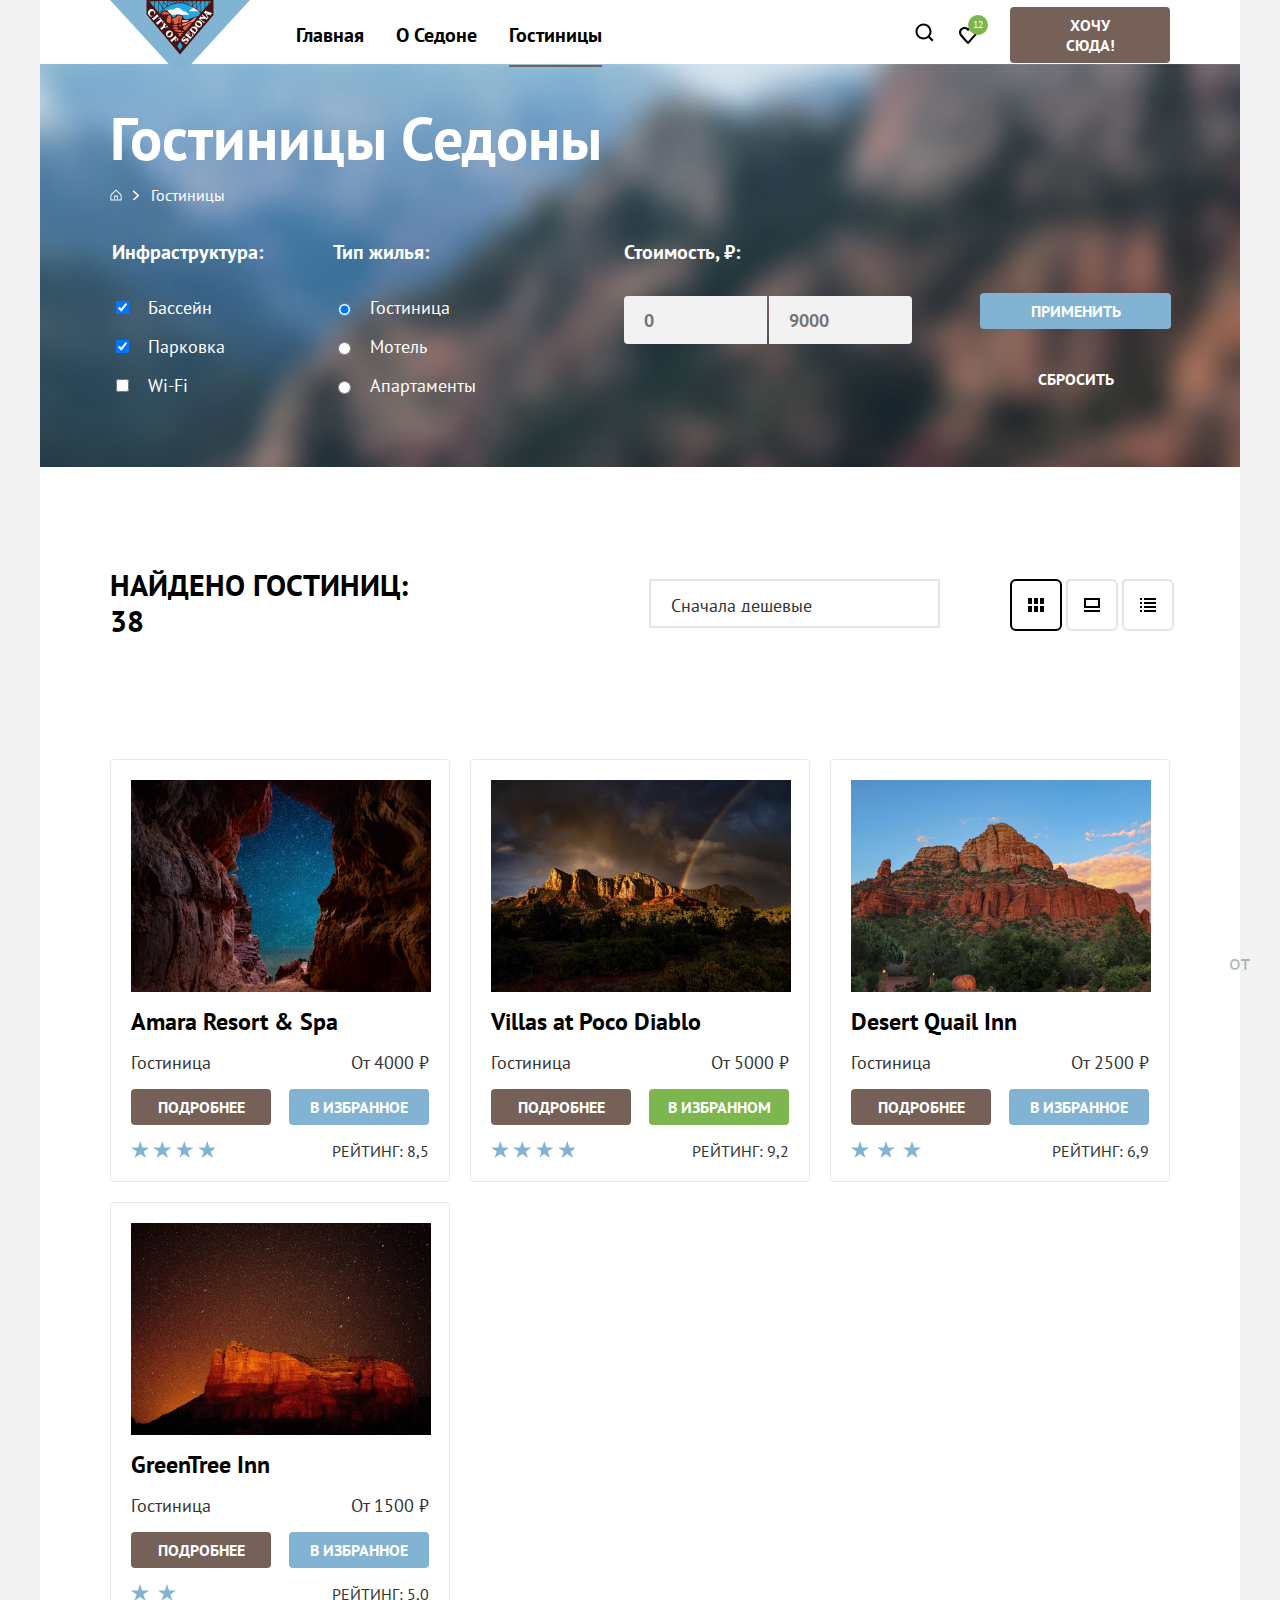
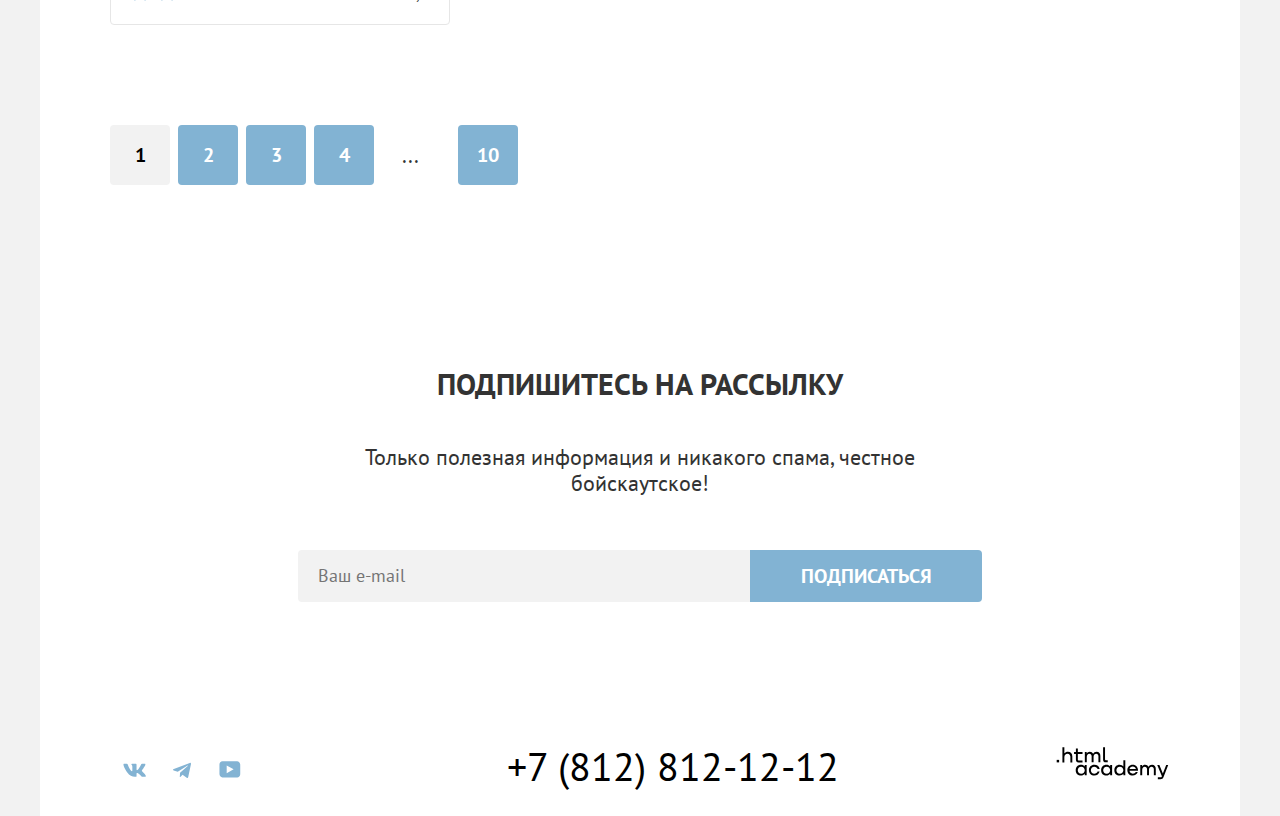
<file: 2564485-sedona-2-master/catalog.html>
<!DOCTYPE html>
<html lang="ru">

  <head>
    <meta charset="utf-8">
    <title>HTML Academy: Седона</title>
    <link rel="stylesheet" href="styles/styles.css">
  </head>

  <body>
    <div class="page-container">
      <header class="page-header">
        <nav class="navigation">
          <a class='navigation-logo' href="index.html">
            <img class='logo' src="images/logo.svg" width="140" height="70" alt="Логотип сайта города Седона">
          </a>
          <div class="container-lists">
            <ul class="navigation-list">
              <li class="navigation-item">
                <a class="navigation-link" href="index.html">Главная</a>
              </li>
              <li class="navigation-item">
                <a class="navigation-link" href="#">О Седоне</a>
              </li>
              <li class="navigation-item">
                <a class="navigation-link navigation-link-current" href="catalog.html" aria-current="page">Гостиницы</a>
              </li>
            </ul>
            <ul class="navigation-user">
              <li class="navigation-item">
                <a class="navigation-link" href="#">
                  <span class="visually-hidden">Поиск</span>
                </a>
              </li>
              <li class="navigation-item">
                <a class="navigation-link navigation-link-count" href="#">
                  <span class="visually-hidden">Избранное</span>
                  <span class="likes-number visually-hidden">12</span>
                </a>
              </li>
              <li class="navigation-item">
                <a class="button" href="#">Хочу сюда!</a>
              </li>
            </ul>
          </div>
        </nav>
      </header>

      <main class="main-inner">
        <header class="inner-header">
          <h1 class="inner-header-title">Гостиницы Седоны</h1>
          <ul class="breadcrumbs">
            <li class="breadcrumbs-item">
              <a class="breadcrumbs-link" href="index.html">
                <svg class="breadcrumbs-link-icon" width="12" height="12" aria-hidden="true" focusable="false"
                  viewBox="0 0 13 13" xmlns="http://www.w3.org/2000/svg">
                  <path
                    d="M6.5 0.5L0.5 6.30006V12.5001H12.5V6.30006L6.5 0.5ZM11.5 11.5001H1.5V6.70005L6.5 1.9L11.5 6.70005V11.5001Z" />
                  <path d="M4.5 10.5001H5.5V8.00005H7.5V10.5001H8.5V7.00005H4.5V10.5001Z" />
                </svg>
                <span class="visually-hidden">Главная</span>
              </a>
            </li>
            <li class="breadcrumbs-item">
              <a class="breadcrumbs-link" href="catalog.html" aria-current="page">Гостиницы</a>
            </li>
          </ul>
          <div class="sorting-container">
            <div class="sorting-left-column">
              <fieldset class="catalog-filter-group">
                <legend class="catalog-filter-title">Инфраструктура:</legend>
                <ul class="catalog-filter-list">
                  <li class="catalog-filter-item">
                    <label class="control">
                      <input class="control-input" type="checkbox" name="infrastructure" checked>
                      Бассейн
                    </label>
                  </li>
                  <li class="catalog-filter-item">
                    <label class="control">
                      <input class="control-input" type="checkbox" name="infrastructure" checked>
                      Парковка
                    </label>
                  </li>
                  <li class="catalog-filter-item">
                    <label class="control">
                      <input class="control-input" type="checkbox" name="infrastructure">
                      Wi-Fi
                    </label>
                  </li>
                </ul>
              </fieldset>
            </div>

            <div class="sorting-middle-column">
              <fieldset class="catalog-filter-group">
                <legend class="catalog-filter-title">Тип жилья:</legend>
                <ul class="catalog-filter-list">
                  <li class="catalog-filter-item">
                    <label class="control">
                      <input class="control-input" type="radio" name="housing-type" value='hotel' checked>
                      Гостиница
                    </label>
                  </li>
                  <li class="catalog-filter-item">
                    <label class="control">
                      <input class="control-input" type="radio" name="housing-type" value='motel'>
                      Мотель
                    </label>
                  </li>
                  <li class="catalog-filter-item">
                    <label class="control">
                      <input class="control-input" type="radio" name="housing-type" value='apartments'>
                      Апартаменты
                    </label>
                  </li>
                </ul>
              </fieldset>
            </div>

            <div class="sorting-right-column">
              <div class="sorting-price">
                <fieldset class="catalog-filter-group">
                  <div class="price-field">
                    <legend class="catalog-filter-title">Стоимость, ₽:</legend>
                    <form class="price-filter" action="https://echo.htmlacademy.ru/" method="get">
                      <label>
                        <input class="field" type="number" name="price-from" id="price-from" placeholder="0" required>
                        <span class="placeholder-text-from">от</span>
                      </label>
                      <label>
                        <input class="field" type="number" name="price-to" id="price-to" placeholder="9000" required>
                        <span class="placeholder-text-to">до</span>
                      </label>
                  </div>
              </div>
              <div class="sorting-buttons">
                <button class="button filter-button" type="submit">Применить</button>
                <button class="button reset-button" type="reset">Сбросить</button>
                </form>
              </div>
              </fieldset>
            </div>
          </div>
        </header>

        <section class="catalog-accommodation">
          <div class="container-filter">
            <h2 class="catalog-title">Найдено гостиниц: 38</h2>
            <select class="select-control" aria-label="Сортировка">
              <option value="cheap">Сначала дешевые</option>
            </select>
            <ul class="view-type">
              <li class="view-option">
                <a href="#" class="button view-option-link-current view-option-link">
                  <svg class="view-option-icon" width="16" height="14" aria-hidden="true" focusable="false"
                    viewBox="0 0 16 14" xmlns="http://www.w3.org/2000/svg">
                    <path d="M4 0H0V6H4V0Z" />
                    <path d="M16 0H12V6H16V0Z" />
                    <path d="M10 0H6V6H10V0Z" />
                    <path d="M4 8H0V14H4V8Z" />
                    <path d="M16 8H12V14H16V8Z" />
                    <path d="M10 8H6V14H10V8Z" />
                  </svg>
                  <span class="visually-hidden" hidden>Вид просмотра 1</span>
                </a>
              </li>
              <li class="view-option">
                <a href="#" class="button view-option-link">
                  <svg class="view-option-icon" width="16" height="14" aria-hidden="true" focusable="false"
                    viewBox="0 0 16 14" xmlns="http://www.w3.org/2000/svg">
                    <path d="M16 12H0V14H16V12Z" />
                    <path d="M14 2V8H2V2H14ZM16 0H0V10H16V0Z" />
                  </svg>
                  <span class="visually-hidden" hidden>Вид просмотра 2</span>
                </a>
              </li>
              <li class="view-option">
                <a href="#" class="button view-option-link">
                  <svg class="view-option-icon" width="16" height="14" aria-hidden="true" focusable="false"
                    viewBox="0 0 16 14" xmlns="http://www.w3.org/2000/svg">
                    <path d="M2 0H0V2H2V0Z" />
                    <path d="M16 0H4V2H16V0Z" />
                    <path d="M2 4H0V6H2V4Z" />
                    <path d="M16 4H4V6H16V4Z" />
                    <path d="M2 8H0V10H2V8Z" />
                    <path d="M16 8H4V10H16V8Z" />
                    <path d="M2 12H0V14H2V12Z" />
                    <path d="M16 12H4V14H16V12Z" />
                  </svg>
                  <span class="visually-hidden" hidden>Вид просмотра 3</span>
                </a>
              </li>
            </ul>
          </div>

          <ul class="accommodation-list">
            <li class="accommodation-card">
              <a class="accommodation-card-link" href="#">
                <img class="accommodation-img" src="images/hotel-1.jpg" width="300" height="212" alt="Отель">
                <h3 class="accommodation-card-title">Amara Resort & Spa</h3>
                <div class="accommodation-card-description-container">
                  <p class="accommodation-card-description">Гостиница</p>
                  <p class="accommodation-card-price">От 4000 ₽</p>
                </div>
              </a>
              <div class="accommodation-card-buttons-container">
                <a class="button button-more" href="#">Подробнее</a>
                <a class="button button-wishlist" href="#">В избранное</a>
              </div>
              <div class="accommodation-card-rating-container">
                <div class="stars four-stars" role="img" aria-label="4 звезды">
                  <span class="visually-hidden">Отель 4 звезды</span>
                </div>
                <p class="card-rating">Рейтинг: 8,5</p>
              </div>
            </li>
            <li class="accommodation-card">
              <a class="accommodation-card-link" href="#">
                <img class="accommodation-img" src="images/hotel-2.jpg" width="300" height="212" alt="Отель">
                <h3 class="accommodation-card-title">Villas at Poco Diablo</h3>
                <div class="accommodation-card-description-container">
                  <p class="accommodation-card-description">Гостиница</p>
                  <p class="accommodation-card-price">От 5000 ₽</p>
                </div>
              </a>
              <div class="accommodation-card-buttons-container">
                <a class="button button-more" href="#">Подробнее</a>
                <a class="button button-wishlist-added" href="#">В избранном</a>
              </div>
              <div class="accommodation-card-rating-container">
                <div class="stars four-stars" role="img" aria-label="4 звезды">
                  <span class="visually-hidden">Отель 4 звезды</span>
                </div>
                <p class="card-rating">Рейтинг: 9,2</p>
              </div>
            </li>
            <li class="accommodation-card">
              <a class="accommodation-card-link" href="#">
                <img class="accommodation-img" src="images/hotel-3.jpg" width="300" height="212" alt="Отель">
                <h3 class="accommodation-card-title">Desert Quail Inn</h3>
                <div class="accommodation-card-description-container">
                  <p class="accommodation-card-description">Гостиница</p>
                  <p class="accommodation-card-price">От 2500 ₽</p>
                </div>
              </a>
              <div class="accommodation-card-buttons-container">
                <a class="button button-more" href="#">Подробнее</a>
                <a class="button button-wishlist" href="#">В избранное</a>
              </div>
              <div class="accommodation-card-rating-container">
                <div class="stars three-stars" role="img" aria-label="3 звезды">
                  <span class="visually-hidden">Отель 3 звезды</span>
                </div>
                <p class="card-rating">Рейтинг: 6,9</p>
              </div>
            </li>
            <li class="accommodation-card">
              <a class="accommodation-card-link" href="#">
                <img class="accommodation-img" src="images/hotel-4.jpg" width="300" height="212" alt="Отель">
                <h3 class="accommodation-card-title">GreenTree Inn</h3>
                <div class="accommodation-card-description-container">
                  <p class="accommodation-card-description">Гостиница</p>
                  <p class="accommodation-card-price">От 1500 ₽</p>
                </div>
              </a>
              <div class="accommodation-card-buttons-container">
                <a class="button button-more" href="#">Подробнее</a>
                <a class="button button-wishlist" href="#">В избранное</a>
              </div>
              <div class="accommodation-card-rating-container">
                <div class="stars two-stars" role="img" aria-label="2 звезды">
                  <span class="visually-hidden">Отель 2 звезды</span>
                </div>
                <p class="card-rating">Рейтинг: 5,0</p>
              </div>
            </li>
          </ul>


          <ul class="pagination">
            <li class="pagination-item">
              <a class='pagination-link pagination-current' href="#">1</a>
            </li>
            <li class="pagination-item">
              <a class='pagination-link' href="#">2</a>
            </li>
            <li class="pagination-item">
              <a class='pagination-link' href="#">3</a>
            </li>
            <li class="pagination-item">
              <a class='pagination-link' href="#">4</a>
            </li>
            <li class="pagination-item">
              <span class="pagination-more">...</span>
            </li>
            <li class="pagination-item">
              <a class='pagination-link' href="#">10</a>
            </li>
          </ul>

        </section>
      </main>

      <footer class="page-footer">
        <section class="subscribe-to-letters">
          <h2 class="subscribe-to-title">Подпишитесь на рассылку</h2>
          <p class="subscribe-to-description">Только полезная информация и никакого спама, честное бойскаутское!</p>
          <form class="subscribe" action="https://echo.htmlacademy.ru/" method="post">
            <label for="subscribe-email">
              <span class="visually-hidden">Укажите ваш Email</span>
            </label>
            <input class='field' placeholder="Ваш e-mail" type="email" name="subscribe-email" id="subscribe-email"
              required>
            <button class="button subscribe-button" type="submit">Подписаться</button>
          </form>
        </section>

        <div class="page-footer-container">
          <h2 class="visually-hidden" hidden>Контакты</h2>
          <div class="footer-socials">
            <ul class="social-list">
              <li class="social-item">
                <a class="social-link" href="https://vk.com/htmlacademy">
                  <svg aria-hidden="true" focusable="false" width="25" height="14" viewBox="0 0 25 15" fill="none"
                    xmlns="http://www.w3.org/2000/svg" class="social-icon">
                    <path fill-rule="evenodd" clip-rule="evenodd"
                      d="M24.1164 1.80445C24.2824 1.25845 24.1164 0.856445 23.3214 0.856445H20.6964C20.0284 0.856445 19.7204 1.20345 19.5534 1.58645C19.5534 1.58645 18.2184 4.78245 16.3274 6.85845C15.7154 7.46045 15.4374 7.65145 15.1034 7.65145C14.9364 7.65145 14.6854 7.46045 14.6854 6.91345V1.80445C14.6854 1.14845 14.5014 0.856445 13.9454 0.856445H9.81738C9.40038 0.856445 9.14938 1.16045 9.14938 1.44945C9.14938 2.07045 10.0954 2.21445 10.1924 3.96245V7.76045C10.1924 8.59345 10.0394 8.74444 9.70538 8.74444C8.81538 8.74444 6.65038 5.53345 5.36538 1.85945C5.11638 1.14445 4.86438 0.856445 4.19338 0.856445H1.56638C0.816382 0.856445 0.666382 1.20345 0.666382 1.58645C0.666382 2.26845 1.55638 5.65645 4.81138 10.1374C6.98138 13.1974 10.0364 14.8564 12.8194 14.8564C14.4884 14.8564 14.6944 14.4884 14.6944 13.8534V11.5404C14.6944 10.8034 14.8524 10.6564 15.3814 10.6564C15.7714 10.6564 16.4384 10.8484 17.9964 12.3234C19.7764 14.0724 20.0694 14.8564 21.0714 14.8564H23.6964C24.4464 14.8564 24.8224 14.4884 24.6064 13.7604C24.3684 13.0364 23.5184 11.9854 22.3914 10.7384C21.7794 10.0284 20.8614 9.26345 20.5824 8.88045C20.1934 8.38945 20.3044 8.17044 20.5824 7.73345C20.5824 7.73345 23.7824 3.30745 24.1154 1.80445H24.1164Z" />
                  </svg>
                  <span class="visually-hidden">Vkontakte</span>
                </a>
              </li>
              <li class="social-item">
                <a class="social-link" href="https://t.me/htmlacademy">
                  <svg aria-hidden="true" focusable="false" width="18" height="16" viewBox="0 0 18 16" fill="none"
                    xmlns="http://www.w3.org/2000/svg" class="social-icon">
                    <path
                      d="M16.785 0.955705L0.840489 7.1042C-0.247661 7.54126 -0.241365 8.14828 0.640845 8.41897L4.73445 9.69597L14.2058 3.72014C14.6537 3.44766 15.0629 3.59424 14.7265 3.89281L7.05283 10.8183H7.05103L7.05283 10.8192L6.77045 15.0387C7.18413 15.0387 7.36669 14.8489 7.59871 14.625L9.58705 12.6915L13.7229 15.7464C14.4855 16.1664 15.0332 15.9506 15.2229 15.0405L17.9379 2.2453C18.2158 1.13107 17.5126 0.626562 16.785 0.955705Z" />
                  </svg>
                  <span class="visually-hidden">Telegram</span>
                </a>
              </li>
              <li class="social-item">
                <a class="social-link" href="https://www.youtube.com/user/htmlacademyru">
                  <svg aria-hidden="true" focusable="false" width="22" height="17" viewBox="0 0 23 18" fill="none"
                    xmlns="http://www.w3.org/2000/svg" class="social-icon">
                    <path
                      d="M18.9402 0.356445H3.50738C1.64668 0.356445 0.333252 1.9502 0.333252 3.75645V13.8502C0.333252 15.7627 1.64668 17.3564 3.50738 17.3564H19.1591C20.8009 17.3564 22.3333 15.7627 22.3333 13.9564V3.75645C22.1143 1.9502 20.8009 0.356445 18.9402 0.356445ZM7.99494 12.8939V4.81894L15.3283 8.85645L7.99494 12.8939Z" />
                  </svg>
                  <span class="visually-hidden">Youtube</span>
                </a>
              </li>
            </ul>
          </div>
          <a class="contacts-phone" href="tel:+78128121212">+7 (812) 812-12-12</a>
          <a class="html-academy-logo" href="https://htmlacademy.ru">
            <svg class="html-academy-logo-svg" aria-hidden="true" focusable="false" role="img"
              aria-label="Логотип html academy" width="115" height="33" viewBox="0 0 115 34"
              xmlns="http://www.w3.org/2000/svg">
              <path d="M0 13.2564V15.8564H2.5V13.2564H0Z" />
              <path
                d="M11.6 4.85645C10 4.85645 8.8 5.55645 8 6.55645H7.9V0.356445H5.9V15.8564H7.9V10.5564C7.9 8.45645 9.2 6.95645 11.2 6.95645C13 6.95645 14.1 8.35645 14.1 10.1564V15.8564H16.1V9.75644C16.2 6.75644 14.3 4.85645 11.6 4.85645Z" />
              <path
                d="M26.6 5.15645H21.8V1.45645H19.8V5.25645H17.9V7.25645H19.8V13.2564C19.8 14.9564 20.8 15.9564 22.5 15.9564H26.6V13.9564H22.9C22.2 13.9564 21.8 13.5564 21.8 12.8564V7.15645H26.6V5.15645Z" />
              <path
                d="M41.1 4.95645C39.5 4.95645 38.2 5.75644 37.6 7.05645H37.5C36.9 5.85645 35.7 4.95645 34.1 4.95645C32.7 4.95645 31.6 5.75645 31 6.75645H30.9V5.15645H29V15.7564H31V10.3564C31 8.35645 32 6.85645 33.6 6.85645C35.1 6.85645 36 7.85645 36 9.45645V15.7564H38V10.1564C38 7.75645 39.4 6.85645 40.6 6.85645C42.1 6.85645 43 7.85645 43 9.45645V15.7564H45V9.25644C45.1 6.75644 43.6 4.95645 41.1 4.95645Z" />
              <path
                d="M47.8 13.0564C47.8 14.7564 48.8 15.7564 50.6 15.7564H52.6V13.7564H50.9C50.2 13.7564 49.8 13.3564 49.8 12.6564V0.356445H47.8V13.0564Z" />
              <path
                d="M28.9 20.0564C28 18.9564 26.7 18.2564 25 18.2564C21.9 18.2564 19.6 20.5564 19.6 23.8564C19.6 27.1564 21.9 29.4564 25 29.4564C26.8 29.4564 28 28.6564 28.8 27.5564H28.9V29.1564H30.9V18.5564H28.9V20.0564ZM25.3 27.4564C23.1 27.4564 21.7 25.8564 21.7 23.8564C21.7 21.8564 23.1 20.2564 25.3 20.2564C27.5 20.2564 28.9 21.8564 28.9 23.8564C28.9 25.7564 27.5 27.4564 25.3 27.4564Z" />
              <path
                d="M44.2 22.3564C43.7 19.9564 41.6 18.2564 38.8 18.2564C35.4 18.2564 33.2 20.7564 33.2 23.8564C33.2 26.9564 35.4 29.4564 38.8 29.4564C41.6 29.4564 43.7 27.6564 44.2 25.2564H42.1C41.7 26.5564 40.4 27.5564 38.8 27.5564C36.6 27.5564 35.2 25.9564 35.2 23.9564C35.2 21.9564 36.6 20.3564 38.8 20.3564C40.4 20.3564 41.6 21.3564 42.1 22.5564H44.2V22.3564Z" />
              <path
                d="M55.1 20.0564C54.2 18.9564 52.9 18.2564 51.2 18.2564C48.1 18.2564 45.8 20.5564 45.8 23.8564C45.8 27.1564 48.1 29.4564 51.2 29.4564C53 29.4564 54.2 28.6564 55 27.5564H55.1V29.1564H57.1V18.5564H55.1V20.0564ZM51.5 27.4564C49.3 27.4564 47.9 25.8564 47.9 23.8564C47.9 21.8564 49.3 20.2564 51.5 20.2564C53.7 20.2564 55.1 21.8564 55.1 23.8564C55.1 25.7564 53.6 27.4564 51.5 27.4564Z" />
              <path
                d="M68.7 20.1564C67.8 19.0564 66.5 18.2564 64.8 18.2564C61.7 18.2564 59.4 20.5564 59.4 23.8564C59.4 27.1564 61.6 29.4564 64.8 29.4564C66.5 29.4564 67.8 28.6564 68.6 27.6564H68.7V29.1564H70.7V13.7564H68.7V20.1564ZM65.1 27.4564C62.9 27.4564 61.5 25.8564 61.5 23.8564C61.5 21.8564 62.9 20.2564 65.1 20.2564C67.3 20.2564 68.7 21.8564 68.7 23.8564C68.6 25.8564 67.2 27.4564 65.1 27.4564Z" />
              <path
                d="M78.3 18.2564C75 18.2564 72.8 20.7564 72.8 23.8564C72.8 26.8564 74.9 29.4564 78.3 29.4564C80.8 29.4564 82.8 28.1564 83.5 25.8564H81.4C80.9 26.8564 79.8 27.4564 78.4 27.4564C76.5 27.4564 75.1 26.1564 75 24.5564H83.8C84 20.9564 81.8 18.2564 78.3 18.2564ZM78.3 20.1564C80 20.1564 81.3 21.1564 81.6 22.7564H75.1C75.4 21.2564 76.6 20.1564 78.3 20.1564Z" />
              <path
                d="M98.2 18.2564C96.6 18.2564 95.3 19.0564 94.6 20.2564H94.5C93.9 19.0564 92.7 18.2564 91.1 18.2564C89.7 18.2564 88.6 18.9564 88 20.0564V18.5564H86.1V29.1564H88.1V23.7564C88.1 21.7564 89.1 20.3564 90.7 20.2564C92.2 20.2564 93.1 21.2564 93.1 22.8564V29.1564H95.1V23.5564C95.1 21.1564 96.5 20.2564 97.7 20.2564C99.2 20.2564 100.1 21.2564 100.1 22.8564V29.1564H102.1V22.6564C102.2 20.0564 100.7 18.2564 98.2 18.2564Z" />
              <path
                d="M109.4 27.3564L105.8 18.4564H103.6L108.4 30.0564C108.1 30.9564 107.7 31.2564 106.7 31.2564H104.2V33.2564H106.7C108.5 33.2564 109.5 32.4564 110.2 30.6564L114.9 18.4564H112.8L109.4 27.3564Z" />
            </svg>
          </a>
        </div>
      </footer>
    </div>
  </body>

</html>
</file>
<file: styles/styles.css>
@font-face {
  font-family: "PT Sans";
  font-style: normal;
  font-weight: 400;
  src: url("../fonts/ptsans-400.woff2") format("woff2");

  font-display: swap;
}

@font-face {
  font-family: "PT Sans";
  font-style: normal;
  font-weight: 700;
  src: url("../fonts/ptsans-700.woff2") format("woff2");

  font-display: swap;
}

html {
  height: 100%;
}

body {
  margin: 0;
  font-family: "PT Sans", sans-serif;
  font-size: 22px;
  line-height: 26px;
  color: #333333;
  background-color: #f2f2f2;
  font-weight: 400;
  display: flex;
  flex-direction: column;
  min-height: 100%;

}

.button {
  display: inline-block;
  font-family: inherit;
  font-weight: 700;
  font-size: 20px;
  line-height: 36px;
  text-transform: uppercase;
  color: #ffffff;
  background-color: #756157;
  text-align: center;
  text-decoration: none;
  border: none;
  cursor: pointer;
  border-radius: 4px;
}

.navigation-link {
  display: block;
  font-weight: 700;
  font-size: 20px;
  line-height: 24px;
  color: #000000;
  text-decoration: none;
  position: relative;
}

.navigation-link:hover {
  opacity: 0.7;
}

.navigation-link:focus {
  outline: 3px solid rgba(131, 179, 211, 1);
}

.navigation-link:active {
  opacity: 0.3;
}

.navigation-link-current::after {
  content: "";
  position: absolute;
  left: 16px;
  right: 16px;
  display: block;
  margin: 0 auto;
  bottom: 0;
  height: 2px;
  background-color: #756257;
}

.navigation-item .button {
  display: inline-block;
  font-size: 16px;
  line-height: 20px;
  cursor: pointer;
  box-sizing: border-box;
  border-radius: 4px;
}

.navigation-link-search {
  background-image: url("../images/icons/search-icon.svg");
  background-repeat: no-repeat;
  background-position: center;
  height: 20px;
  content: "";
  display: inline-block;
  padding: 0;
  padding: 22px 12px;
}

.navigation-link-count {
  background-image: url("../images/icons/heart-icon.svg");
  background-repeat: no-repeat;
  background-position: center;
  width: 20px;
  height: 20px;
  content: "";
  display: inline-block;
  margin-right: 20px;
  padding: 0;
  padding: 22px 12px;
}

.likes-number {
  display: block;
  width: 20px;
  height: 20px;
  border-radius: 50%;
  background-color: #7db54f;
  color: #ffffff;
  top: 0;
  right: 0;
  transform: translate(50%, -50%);
  font-size: 10px;
  font-weight: 400;
  line-height: 10px;
  text-align: center;
  line-height: 20px;
}

.main-index {
  background-color: #ffffff;
}

.block-text-center-title {
  font-weight: 700;
  font-size: 30px;
  line-height: 36px;
  text-transform: uppercase;
  color: #000000;
  text-align: center;
  margin: 0;
}

.advantages-item-title {
  font-weight: 700;
  font-size: 24px;
  line-height: 28px;
  text-transform: uppercase;
  color: #000000;
  text-align: center;
  margin-bottom: 62px;
  position: relative;
  max-width: 175px;
  margin-right: auto;
  margin-left: auto;
  margin-top: 0;
}

.advantages-item-title::after {
  content: '';
  position: absolute;
  width: 60px;
  height: 2px;
  background-color: rgba(0, 0, 0, 0.3);
  bottom: -30px;
  display: block;
  margin-right: auto;
  margin-left: auto;
  left: 50%;
  transform: translateX(-50%);
}

.main-advantages {
  background-color: #82b3d3;
  position: relative;
}

.main-advantages-title {
  color: #ffffff;
}

.main-advantages-title::after {
  background-color: rgba(255, 255, 255, 0.3);
}

.advantages-item-description {
  font-size: 18px;
  line-height: 21px;
  text-align: center;
  margin-bottom: 0;
}

.main-advantages-description {
  color: #ffffff;
}

.services-item-title {
  font-weight: 700;
  font-size: 24px;
  line-height: 28px;
  text-transform: uppercase;
  color: #000000;
  text-align: center;
  margin: 0;
  margin-bottom: 30px;
}

.services-item-title::before {
  content: "";
  display: block;
  width: 75px;
  height: 72px;
  margin: 0 auto;
  margin-bottom: 30px;
  background-size: contain;
  background-repeat: no-repeat;
  background-position: center;
}

.services-item-title-home::before {
  background-image: url("../images/icons/icon-house.svg");
}

.services-item-title-food::before {
  background-image: url("../images/icons/icon-burger.svg");
}

.services-item-title-souvenir::before {
  background-image: url("../images/icons/icon-gift.svg");
}

.services-item-description {
  font-size: 18px;
  line-height: 21px;
  text-align: center;
  margin: 0;
}

.call-to-action-title {
  font-weight: 700;
  font-size: 30px;
  line-height: 36px;
  text-transform: uppercase;
  color: #000000;
  text-align: center;
  margin-bottom: 20px;
  margin-top: 0;
}

.call-to-action-description {
  text-align: center;
  margin-bottom: 54px;
  margin-top: 0;
}

.subscribe-to-title {
  font-weight: 700;
  font-size: 30px;
  line-height: 36px;
  text-transform: uppercase;
  text-align: center;
  margin-bottom: 20px;
}

.subscribe-to-title-main {
  color: #ffffff;
  margin: 0;
  margin-bottom: 20px;
}

.subscribe-to-description {
  text-align: center;
  margin: 0;
  margin-bottom: 54px;
}

.subscribe-to-description-main {
  color: #ffffff;
}

.subscribe .field {
  font-family: inherit;
  font-size: 18px;
  line-height: 24px;
  color: #000000;
  background-color: #f2f2f2;
  border-radius: 4px 0 0 4px;
  border: none;
}

.subscribe-button {
  background-color: #82b3d3;
  border-radius: 0 4px 4px 0;
}

.contacts-phone {
  font-style: normal;
  font-size: 40px;
  line-height: 40px;
  color: #000000;
  text-align: center;
  text-decoration: none;
}

.inner-header-title {
  font-weight: 700;
  font-size: 60px;
  line-height: 78px;
  color: #ffffff;
}

.breadcrumbs-link {
  font-size: 16px;
  line-height: 21px;
  color: #ffffff;
  text-decoration: none;
}

.catalog-filter-title {
  font-weight: 700;
  font-size: 20px;
  line-height: 24px;
  color: #ffffff;
}

.control {
  font-size: 18px;
  line-height: 23px;
  color: #ffffff;
}

.filter-button {
  background-color: #82b3d3;
  font-size: 16px;
  line-height: 20px;
}

.reset-button {
  background-color: transparent;
  font-size: 16px;
  line-height: 20px;
}

.catalog-title {
  font-weight: 700;
  font-size: 30px;
  line-height: 36px;
  text-transform: uppercase;
  color: #000000;
}

.select-control {
  font-family: inherit;
  background-color: #ffffff;
  color: #333333;
  font-size: 18px;
  line-height: 21px;
  cursor: pointer;
}

.accommodation-card-link {
  text-decoration: none;
}

.accommodation-card-title {
  font-weight: 700;
  font-size: 24px;
  line-height: 28px;
  color: #000000;
}

.accommodation-card-description {
  font-size: 18px;
  line-height: 21px;
  color: #333333;
}

.accommodation-card-price {
  font-size: 18px;
  line-height: 21px;
  color: #333333;
}

.card-rating {
  font-size: 16px;
  text-transform: uppercase;
  width: 140px;
  line-height: 21px;
  color: #333333;
  background: #f2f2f2;
  border-radius: 4px;
  text-align: center;
}

.button-more {
  font-size: 16px;
  line-height: 20px;
}

.button-wishlist {
  background-color: #82b3d3;
  font-size: 16px;
  line-height: 20px;
}

.button-wishlist-added {
  background-color: #7db54f;
  font-size: 16px;
  line-height: 20px;
}

.pagination-link {
  font-weight: 700;
  font-size: 20px;
  line-height: 36px;
  color: #ffffff;
  background-color: #82b3d3;
  text-decoration: none;
}

.pagination-current {
  color: #000000;
  background-color: #f2f2f2;
}

.hero {
  background-image: url("../images/page-break.svg"), url("../images/index-background.jpg");
  background-repeat: no-repeat;
  color: #ffffff;
  background-color: #82b3d3;
  background-position: center bottom, center;
  background-size: 1200px auto, cover;
}

.block-with-picture {
  background-color: #82b3d3;
}

.advantages-item-1,
.advantages-item-3 {
  background-color: rgba(131, 179, 211, 0.12);
}

.advantages-item-2 {
  background-color: rgba(131, 179, 211, 0.2);
}

.services-item-1,
.services-item-3 {
  background-color: rgba(131, 179, 211, 0.12);
}

.subscribe-to-letters-main {
  background-image: url("../images/subscribe-background.jpg");
  background-size: cover;
  background-repeat: no-repeat;
  color: #ffffff;
  background-color: #82b3d3;
}

.inner-header {
  background-image: url("../images/inner-page-background.jpg");
  background-size: cover;
  background-repeat: no-repeat;
  color: #ffffff;
  background-color: #82b3d3;
}

.page-header {
  background-color: #ffffff;
}

.main-inner {
  background-color: #ffffff;
}

.page-footer {
  background-color: #ffffff;
}

.main-container {
  flex-grow: 1;
}

.page-container {
  margin: 0 auto;
  width: 1200px;
  box-shadow: 0 0 15px 0 rgba(0, 0, 0, 0.2);
}

.navigation {
  display: grid;
  grid-template-columns: 140px 1fr;
  column-gap: 30px;
  width: 1060px;
  padding-left: 70px;
  padding-right: 70px;
  align-items: center;
  height: 64px;
}

.logo {
  display: block;
}

.container-lists {
  display: flex;
  justify-content: space-between;
}

.navigation-list {
  margin: 0;
  padding: 0;
  display: flex;
  flex-wrap: wrap;
  align-items: center;
  list-style-type: none;
}

.navigation-link {
  display: block;
  margin: 0;
  padding: 20px 16px;
}

.navigation-user {
  margin: 0;
  padding: 0;
  display: flex;
  flex-wrap: wrap;
  align-items: center;
  list-style-type: none;
}

.navigation-item .button {
  width: 160px;
  padding: 8px 34px;
  margin-left: 20px;
}

.navigation-item .button:hover {
  background-color: rgba(97, 80, 72, 1);
}

.navigation-item .button:focus {
  background-color: rgba(97, 80, 72, 1);
}

.navigation-item .button:active {
  background-color: rgba(117, 97, 87, 1);
  color: rgba(255, 255, 255, 0.3);
}

.navigation-item .button:disabled {
  background-color: rgba(229, 229, 229, 1);
  color: rgba(255, 255, 255, 1);
}

.hero {
  margin: 0;
  padding: 51px 371px 82px;
}

.block-text-center {
  margin: 0;
  padding: 69px 274px;
}

.block-text-center-description {
  text-align: center;
}

.block-text-center.second {
  margin: 0;
  padding: 64px 347.5px;
}

.block-text-center-description.second {
  margin-bottom: 0;
  align-items: flex-start;
  padding-left: 7px;
}

.main-advantages {
  display: flex;
  margin: 0;
  padding: 0;
}

.main-advantages-text {
  width: 400px;
  padding: 100px 85px;
  box-sizing: border-box;
}

.advantage-img {
  display: block;
  width: 800px;
}

.advantages-list {
  margin: 0;
  padding: 0;
  display: flex;
  flex-wrap: wrap;
  list-style-type: none;
}

.advantages-item {
  width: 400px;
  padding: 112.5px 85px;
  box-sizing: border-box;
}

.services-list {
  margin: 0;
  padding: 0;
  display: flex;
  flex-wrap: wrap;
  list-style-type: none;
}

.services-item {
  width: 400px;
  padding: 81px 85px;
  box-sizing: border-box;
}

.call-to-action {
  display: flex;
  flex-direction: column;
  justify-content: center;
  align-items: center;
  width: 592px;
  padding: 96px 304px;
}

.call-to-action .button {
  padding: 8px 50px;
}

.call-to-action .button:hover {
  background-color: rgba(97, 80, 72, 1);
}

.call-to-action .button:focus {
  background-color: rgba(97, 80, 72, 1);
}

.call-to-action .button:active {
  background-color: rgba(117, 97, 87, 1);
  color: rgba(255, 255, 255, 0.3);
}

.call-to-action .button:disabled {
  background-color: rgba(229, 229, 229, 1);
  color: rgba(255, 255, 255, 1);
}

.subscribe-to-letters {
  display: flex;
  flex-direction: column;
  justify-content: center;
  align-items: center;
  width: 684px;
  padding: 96px 258px 104px;
}

.subscribe {
  display: flex;
}

.subscribe .field {
  width: 452px;
  height: 52px;
  padding-top: 14px;
  padding-bottom: 14px;
  padding-left: 20px;
  box-sizing: border-box;
}

.subscribe .field:focus {
  outline: 3px solid rgba(131, 179, 211, 1);
}


.subscribe .field:hover {
  background-color: rgba(230, 230, 230, 1);
}

.subscribe-button {
  display: block;
  width: 232px;
  height: 52px;
}

.subscribe-button:hover {
  background-color: rgba(104, 162, 202, 1);
}

.subscribe-button:focus {
  background-color: rgba(104, 162, 202, 1);
}

.subscribe-button:active {
  background-color: rgba(130, 179, 211, 1);
  color: rgba(255, 255, 255, 0.3);
}

.subscribe-button:disabled {
  background-color: rgba(229, 229, 229, 1);
  color: rgba(255, 255, 255, 1);
}

.page-footer-container {
  display: flex;
  justify-content: space-between;
  padding: 40px 70px 30px;
  align-items: center;
}

.footer-socials {
  width: 180px;
  margin: 0;
  padding: 0;
  display: flex;
  flex-wrap: wrap;
}

.social-list {
  margin: 0;
  padding: 0;
  list-style-type: none;
  display: flex;
  flex-wrap: wrap;
}

.contacts-phone {
  margin: 0;
  padding: 0;
  min-width: 331px;
  padding-right: 35px;
}

.html-academy-logo {
  margin: 0;
  padding: 0;
  width: 115px;
  align-self: center;
}

.inner-header {
  padding: 35px 70px 66px;
}

.inner-header-title {
  margin: 0;
  padding: 0;
  margin-bottom: 8px;
}

.breadcrumbs {
  display: flex;
  margin: 0;
  padding: 0;
  align-items: center;
  list-style-type: none;
  margin-bottom: 40px;
  flex-wrap: wrap;
}

.sorting-container {
  display: flex;
  width: 1060px;
}

.sorting-left-column {
  min-width: 151px;
  margin: 0;
  padding: 0;
  margin-right: 70px;
}

.sorting-middle-column {
  min-width: 151px;
  margin: 0;
  padding: 0;
  margin-right: 140.15px;
}

.sorting-right-column {
  width: 549px;
  margin: 0;
  padding: 0;
  display: flex;
}

.price-filter {
  margin: 0;
  padding: 0;
  display: flex;
}

.field::-webkit-outer-spin-button,
.field::-webkit-inner-spin-button {
  -webkit-appearance: none;
}

.field {
  -moz-appearance: textfield;
}

.price-filter .field {
  width: 143px;
  height: 48px;
  padding-top: 12px;
  padding-bottom: 12px;
  padding-left: 20px;
  box-sizing: border-box;
  margin-right: 2px;
  font-family: inherit;
  border: none;
  font-size: 18px;
  line-height: 24px;
  font-weight: 700;
  color: #000000;
  background-color: #f2f2f2;
  padding-right: 30px;
  text-align: left;
  margin-bottom: 44px;
}

.field-input-from {
  border-radius: 4px 0 0 4px;
}

.price-input-from {
  position: relative;
}

.placeholder-text-from {
  position: absolute;
  right: 10px;
  top: 50%;
  bottom: -25px;
  color: rgba(0, 0, 0, 0.3);
  transform: translateY(-50%);
}

.field-input-to {
  border-radius: 0 4px 4px 0;
}

.price-input-to {
  position: relative;
}

.placeholder-text-to {
  position: absolute;
  right: 10px;
  bottom: -25px;
  top: 50%;
  color: rgba(0, 0, 0, 0.3);
  transform: translateY(-50%);
}

.field-input-to:focus,
.field-input-from:focus {
  outline: 3px solid rgba(131, 179, 211, 1);
}


.field-input-to:hover,
.field-input-from:hover {
  background-color: rgba(230, 230, 230, 1);
}


.sorting-buttons {
  width: 191px;
  display: flex;
  flex-direction: column;
  margin-top: auto;
  margin-bottom: 5px;
}

.filter-button {
  margin-bottom: 32px;
  padding: 8px 50px;
}

.filter-button:hover {
  background-color: rgba(104, 162, 202, 1);
}

.filter-button:focus {
  background-color: rgba(104, 162, 202, 1);
}

.filter-button:active {
  background-color: rgba(130, 179, 211, 1);
  color: rgba(255, 255, 255, 0.3);
}

.filter-button:disabled {
  background-color: rgba(229, 229, 229, 1);
  color: rgba(255, 255, 255, 1);
}

.reset-button {
  padding: 8px 50px;
}

.reset-button:hover {
  color: rgba(255, 255, 255, 1);
}

.reset-button:focus {
  outline: 3px solid rgba(131, 179, 211, 1);
}

.reset-button:active {
  color: rgba(255, 255, 255, 0.3);
}

.reset-button:disabled {
  color: rgba(255, 255, 255, 1);
}

.catalog-filter-title {
  margin: 0;
  padding: 0;
  margin-bottom: 32px;
}

.catalog-filter-item {
  font-size: 18px;
  line-height: 23px;
}

.catalog-filter-list {
  list-style-type: none;
  margin: 0;
  padding: 0;
  width: 151px;
}

.catalog-filter-item:not(:last-child) {
  margin-bottom: 16px;
}

.control {
  display: flex;
  align-items: center;
  gap: 16px;
}

.container-filter {
  display: flex;
  align-items: center;
  width: 1060px;
  padding: 46px 70px 40px;
}

.catalog-title {
  margin: 0;
  padding: 0;
  min-width: 338px;
  margin-right: 200px;
}

.catalog-filter-group {
  border: none;
  padding: 0;
}

.select-control {
  width: 292px;
  margin-right: 70px;
  padding-top: 14px;
  padding-bottom: 14px;
  padding-left: 20px;
  appearance: none;
  border: 2px solid #e5e5e5;
  background-color: #ffffff;
  display: inline-block;
  align-items: center;
  box-sizing: border-box;
}

.select-control:focus {
  outline: 2px solid rgba(131, 179, 211, 1);
}


.select-control:hover {
  outline: 2px solid rgba(131, 179, 211, 1);
}

.select-control:disabled {
  outline: 2px solid rgba(0, 0, 0, 0.3);
  color: rgba(0, 0, 0, 0.3);
}

.view-type {
  display: flex;
  margin: 0;
  padding: 0;
  min-width: 160px;
  flex-wrap: wrap;
  list-style-type: none;
}

.view-option {
  width: 48px;
  height: 48px;
  justify-content: space-between;
  gap: 8px;
  border: 2px solid #e5e5e5;
  box-sizing: border-box;
  border-radius: 4px;
}

.view-option:not(:last-child) {
  margin-right: 8px;
}

.view-option:hover {
  border: 2px solid #000000;
}

.view-option:focus {
  border: 3px solid rgba(131, 179, 211, 1);
}

.view-option:active {
  border: 2px solid #000000;
}

.accommodation-card-description-container {
  display: flex;
  justify-content: space-between;
  margin-bottom: 16px;
}

.accommodation-card-buttons-container {
  display: flex;
  justify-content: space-between;
  margin-bottom: 16px;
}

.accommodation-card-rating-container {
  display: flex;
  justify-content: space-between;
  align-items: center;
}

.accommodation-list {
  display: grid;
  grid-template-columns: repeat(3, 340px);
  margin: 0;
  gap: 20px;
  padding: 0 70px 20px;
  list-style-type: none;
  margin-bottom: 30px;
}

.accommodation-card {
  width: 340px;
  padding: 20px;
  display: flex;
  flex-direction: column;
  box-sizing: border-box;
  flex-grow: 1;
  border-radius: 4px;
  border: 1px solid #e6e6e6;
}

.accommodation-img {
  display: block;
  margin-bottom: 16px;
  object-fit: contain;
}

.accommodation-img:hover {
  opacity: 60%;
}

.accommodation-img:focus {
  outline: 3px solid rgba(131, 179, 211, 1);
}

.accommodation-img:active {
  opacity: 30%;
}

.accommodation-card-title {
  margin: 0;
  padding: 0;
  margin-bottom: 16px;
}

.accommodation-card-description {
  margin: 0;
  padding: 0;
}

.accommodation-card-price {
  margin: 0;
  padding: 0;
}

.stars {
  margin: 0;
  padding: 0;
}

.card-rating {
  margin: 0;
  padding: 0;
  padding: 8px 0;
}

.button-more {
  display: block;
  width: 140px;
  padding: 8px 26px;
  box-sizing: border-box;
  display: flex;
  align-items: center;
  justify-content: center;
  height: 36px;
}

.button-more:hover {
  background-color: rgba(97, 80, 72, 1);
}

.button-more:focus {
  background-color: rgba(97, 80, 72, 1);
}

.button-more:active {
  background-color: rgba(117, 97, 87, 1);
  color: rgba(255, 255, 255, 0.3);
}

.button-more:disabled {
  background-color: rgba(229, 229, 229, 1);
  color: rgba(255, 255, 255, 1);
}

.button-wishlist {
  display: block;
  width: 140px;
  padding: 8px 20px;
  box-sizing: border-box;
  display: flex;
  align-items: center;
  justify-content: center;
  height: 36px;
}

.button-wishlist:hover {
  background-color: rgba(104, 162, 202, 1);
}

.button-wishlist:focus {
  background-color: rgba(104, 162, 202, 1);
}

.button-wishlist:active {
  background-color: rgba(130, 179, 211, 1);
  color: rgba(255, 255, 255, 0.3);
}

.button-wishlist:disabled {
  background-color: rgba(229, 229, 229, 1);
  color: rgba(255, 255, 255, 1);
}

.button-wishlist-added {
  display: block;
  width: 140px;
  padding: 8px 18px;
  box-sizing: border-box;
  display: flex;
  align-items: center;
  justify-content: center;
  height: 36px;
}

.button-wishlist-added:hover {
  background-color: rgba(108, 158, 66, 1);
}

.button-wishlist-added:focus {
  background-color: rgba(108, 158, 66, 1);
}

.button-wishlist-added:active {
  background-color: rgba(125, 181, 79, 1);
  color: rgba(255, 255, 255, 0.3);
}

.button-wishlist-added:disabled {
  background-color: rgba(229, 229, 229, 1);
  color: rgba(255, 255, 255, 1);
}

.pagination {
  display: flex;
  align-items: center;
  justify-content: flex-start;
  margin: 0;
  padding: 0;
  padding: 25px 70px 35px;
  flex-wrap: wrap;
  list-style-type: none;
  gap: 8px;
}

.pagination-link {
  display: flex;
  justify-content: center;
  align-items: center;
  width: 60px;
  height: 60px;
  padding: 12px 18px;
  box-sizing: border-box;
  border-radius: 4px;
}

.pagination-more {
  display: block;
  width: 60px;
  padding: 17px 20px;
  box-sizing: border-box;
}

.pagination-item:last-child {
  margin-right: 0;
}

.visually-hidden {
  position: absolute;
  width: 1px;
  height: 1px;
  margin: -1px;
  padding: 0;
  border: 0;
  clip: rect(0 0 0 0);
  overflow: hidden;
}

.modal-window {
  position: fixed;
  top: 50%;
  left: 50%;
  z-index: 1;
  background-color: #ffffff;
  width: 717px;
  height: 576px;
  box-shadow: 0 25px 50px rgba(0, 0, 0, 0.15);
  border-radius: 30px;
  display: flex;
  flex-direction: column;
  padding: 64px 70px;
  transform: translate(-50%, -50%);
  box-sizing: border-box;
}

.modal-window-hidden {
  display: none;
}

.hotel-search-title-wrapper {
  display: flex;
  justify-content: space-between;
}

.hotel-search-title {
  font-size: 30px;
  line-height: 36px;
  margin: 0;
  margin-bottom: 64px;
}

.close-button {
  width: 52px;
  height: 52px;
  background-color: #f2f2f2;
  border: none;
  border-radius: 50%;
  cursor: pointer;
  display: flex;
  align-items: center;
  justify-content: center;
}

.close-icon {
  background-position: center;
  width: 20px;
  height: 20px;
}

.close-button:hover {
  background-color: rgba(230, 230, 230, 1);
}

.close-button:focus-visible {
  background-color: rgba(230, 230, 230, 1);
  outline: 3px solid rgba(131, 179, 211, 1);
}

.close-button:active {
  background-color: rgba(230, 230, 230, 1);
}

.close-button:active > .close-icon {
  opacity: 30%;
}

.hotel-search-form {
  display: flex;
  flex-direction: column;
}

.field-group {
  display: flex;
  gap: 18px;
}

.search-checkin-date {
  display: flex;
  margin: 0;
  padding: 0;
  margin-bottom: 23px;
}

.form-label {
  display: flex;
  font-weight: 700;
  font-size: 20px;
  line-height: 24px;
  margin: 0;
  min-width: 120px;
  flex-shrink: 0;
  padding: 0;
  padding-top: 12px;
  padding-bottom: 12px;
  gap: 10px;
}

.input-wrapper {
  position: relative;
  width: 100%;
}

.input-wrapper input {
  padding: 12px 20px;
  width: 100%;
  font-weight: 700;
  font-size: 18px;
  line-height: 24px;
  background-color: #f2f2f2;
  color: #000000;
  border: none;
  border-radius: 4px;
  box-sizing: border-box;
}

.calendar {
  position: absolute;
  top: 14px;
  right: 20px;
  width: 20px;
  height: 20px;
  background-image: url("../images/icons/date.svg");
  border: none;
  background-color: rgba(242, 242, 242, 1);
}

.input-note {
  font-weight: 400;
  font-size: 16px;
  line-height: 21px;
  margin-top: 4px;
  padding-left: 20px;
  display: block;
}

.wrong-date {
  color: #ff5757;
}

.search-checkout-date {
  display: flex;
  margin: 0;
  padding: 0;
  margin-bottom: 23px;
}

.number-of-people-wrapper {
  display: flex;
  justify-content: space-between;
  margin-bottom: 48px;
}

.buttons-adults-count {
  display: flex;
}

.adults-count {
  display: flex;
  width: 247px;
  justify-content: space-between;
  margin: 0;
  padding: 0;
  align-items: center;
}

.adults-count input {
  width: 31px;
  height: 48px;
  padding: 14px 10px;
  box-sizing: border-box;
  background-color: #f2f2f2;
  border: none;
  font-weight: 700;
  font-size: 18px;
  line-height: 24px;
  color: #000000;
}

.buttons-children-count {
  display: flex;
}

.children-count {
  display: flex;
  width: 242px;
  margin: 0;
  padding: 0;
  align-items: center;
}

.children-count input {
  width: 31px;
  height: 48px;
  padding: 14px 10px;
  box-sizing: border-box;
  background-color: #f2f2f2;
  border: none;
  font-weight: 700;
  font-size: 18px;
  line-height: 24px;
  color: #000000;
}

.button-minus,
.button-plus {
  width: 40px;
  height: 48px;
  padding: 14px 10px;
  box-sizing: border-box;
  background-color: #f2f2f2;
  border: none;
  margin: 0;
  cursor: pointer;
}

.button-minus {
  border-radius: 4px 0 0 4px;
  background-image: url("../images/icons/button-minus.svg");
  background-repeat: no-repeat;
  background-position: center;
}

.button-plus {
  border-radius: 0 4px 4px 0;
  background-image: url("../images/icons/button-plus.svg");
  background-repeat: no-repeat;
  background-position: center;
}

.hotel-search-button {
  width: 100%;
  height: 60px;
  background-color: #83b3d3;
  border: none;
  border-radius: 10px;
  padding: 18px 77px;
  box-sizing: border-box;
  display: flex;
  justify-content: center;
  align-items: center;
}

.social-icon {
  fill: #83B3D3;
}

.social-link {
  display: flex;
  justify-content: center;
  align-items: center;
  width: 48px;
  height: 48px;
}

.social-link:hover svg {
  fill: #68a2CA;
}

.social-link:focus-visible {
  fill: #68a2CA;
}

.social-link:active {
  fill: #68a2CA;
  opacity: 30%;
}

.contacts-phone:hover {
  color: #756157;
}

.contacts-phone:focus-visible {
  color: #756157;
}

.contacts-phone:active {
  color: #756157;
  opacity: 30%;
}

.html-academy-logo-svg {
  fill: #000000;
}

.html-academy-logo:hover svg {
  fill: #756157;
}

.html-academy-logo:focus-visible {
  fill: #756157;
}

.html-academy-logo:active {
  fill: #756157;
  opacity: 30%;
}

.pagination-link:not(.pagination-current):hover {
  background-color: #68a2CA;
}

.pagination-link:not(.pagination-current):focus-visible {
  background-color: #68a2CA;
}

.pagination-link:not(.pagination-current):active {
  background-color: #82B3D3;
  color: rgba(255, 255, 255, 0.3);
}

.view-option-icon {
  fill: #000000;
}

.view-option-link {
  display: flex;
  justify-content: center;
  align-items: center;
  width: 48px;
  height: 48px;
  border-radius: 4px;
  outline: 2px solid #e5e5e5;
  box-sizing: border-box;
  background-color: #ffffff;
}

.view-option-link-current {
  outline: 2px solid #000000;
}

.view-option-link:hover {
  outline: 2px solid #000000;
}

.view-option-link:focus-visible {
  outline: 2px solid #68a2CA;
}

.view-option-link:active {
  outline: 2px solid #000000;
}

.breadcrumbs-link:hover {
  color: rgba(255, 255, 255, 0.6);
}

.breadcrumbs-link:focus-visible {
  color: #ffffff;
}

.breadcrumbs-link:active {
  color: rgba(255, 255, 255, 0.3);
}

.breadcrumbs-link-icon {
  fill: #ffffff;
}

.breadcrumbs-link:first-of-type {
  margin-right: 28px;
  display: flex;
  align-items: center;
  min-width: 13px;
  position: relative;
}

.breadcrumbs-link:first-of-type::after {
  content: "";
  display: block;
  width: 7px;
  height: 10px;
  background-image: url("../images/icons/arrow-icon.svg");
  background-repeat: no-repeat;
  position: absolute;
  top: 50%;
  left: calc(100% + 10px);
  transform: translateY(-50%);
}

.breadcrumbs-item:last-child .breadcrumbs-link::after {
  content: none;
}

.stars::before {
  content: "";
  display: block;
  height: 17px;
  background-image: url("../images/icons/star-1.svg");
  background-size: contain;
  background-repeat: space no-repeat;
}

.four-stars {
  width: 85px;
}

.three-stars {
  width: 70px;
}

.two-stars {
  width: 45px;
}

/* Range */
.range-scale {
  position: relative;
  height: 4px;
  margin-bottom: 16px;
  background-color: rgba(225, 225, 225, 0.3);
  border-radius: 2px;
}

.range-bar {
  position: absolute;
  height: 4px;
  background-color: #ffffff;
}

.range-toggle {
  position: absolute;
  width: 20px;
  height: 20px;
  background: #ffffff;
  border: none;
  border-radius: 20%;
  cursor: pointer;
}

.range-toggle:focus {
  outline: 3px solid rgba(131, 179, 211, 1);
}

.range-toggle:active {
  outline: 2px solid rgba(131, 179, 211, 1);
}

.toggle-min {
  top: -8px;
  left: -10px;
}

.toggle-max {
  top: -8px;
  right: -1px;
}

.range-wrapper-inputs {
  display: flex;
  justify-content: center;
}

.catalog-filter-label {
  display: flex;
  margin-right: 5px;
}

.range-input {
  width: 30px;
  padding: 0 2px;
  font: inherit;
  text-align: center;
  background-color: transparent;
  border: none;
  appearance: textfield;
}

.range-input::-webkit-outer-spin-button,
.range-input::-webkit-inner-spin-button {
  appearance: none;
  margin: 0;
}

.catalog-filter-group {
  margin: 0;
  padding: 0;
  border: none;
  width: 288px;
  margin-right: 70px;
}

.tooltip-toggle {
  border: none;
  background-color: transparent;
  padding: 0;
  margin: 0;
  display: block;
}

.tooltip-icon {
  color: #242424;
  display: block;
  background-color: #83b3d3;
  background-image: url("../images/icons/info.svg");
  background-repeat: no-repeat;
  background-position: center;
  border: none;
  border-radius: 50%;
  width: 26px;
  height: 26px;
}

.tooltip-text {
  background-color: #242424;
  color: #ffffff;
  font-size: 14px;
  line-height: 17px;
  font-weight: normal;
  text-transform: none;
  padding: 5px 8px;
  border-radius: 8px;
  display: block;
  width: 160px;
  position: absolute;
  top: 100%;
  margin-bottom: 6px;
  left: 50%;
  transform: translateX(-50%);
  z-index: 1;
  display: none;
}

.tooltip {
  width: 20px;
  height: 20px;
  fill: rgba(131, 179, 211, 1);
  background: #ffffff;
  position: relative;
}

.tooltip-toggle:hover + .tooltip-text,
.tooltip-toggle:focus + .tooltip-text {
  display: block;
}

/* Control */
.control {
  position: relative;
  display: block;
  padding-left: 36px;
}

/* Mark */
.control-mark {
  position: absolute;
  top: 1px;
  left: 0;
  width: 20px;
  height: 20px;
  border-radius: 4px;
  background-color: rgba(255, 255, 255, 1);
  cursor: pointer;
}

.control-mark:active {
  outline: 2px solid rgba(131, 179, 211, 1);
}

.control:hover .control-mark {
  background-color: rgba(230, 230, 230, 1);

}

.control:hover .control-label {
  color: rgba(230, 230, 230, 1);
}

.control-mark:focus {
  outline: 3px solid rgba(131, 179, 211, 1);
}

.control-input[type="checkbox"]:checked + .control-mark {
  background-image: url("../images/icon-checked.svg");
  background-repeat: no-repeat;
  background-position: center;
  background-size: 14px 14px;
}

/* Radio */
.control-input[type="radio"] + .control-mark {
  border-radius: 50%;
  cursor: pointer;
}

.control-input[type="radio"]:checked + .control-mark::before {
  position: absolute;
  top: 5px;
  left: 5px;
  width: 10px;
  height: 10px;
  background-color: rgba(63, 94, 114, 1);
  border-radius: 50%;
  content: "";
}

/* Label */
.control-label {
  line-height: 23px;
  cursor: pointer;
}

.catalog-filter-list {
  margin: 0;
  padding: 0;
  list-style-type: none;
}

.catalog-filter-item:not(:last-child) {
  margin-bottom: 16px;
}
</file>
<file: 2564485-sedona-2-master/styles/styles.css>
@font-face {
  font-family: "PT Sans";
  font-style: normal;
  font-weight: 400;
  src: url("../fonts/ptsans-400.woff2") format("woff2");

  font-display: swap;
}

@font-face {
  font-family: "PT Sans";
  font-style: normal;
  font-weight: 700;
  src: url("../fonts/ptsans-700.woff2") format("woff2");

  font-display: swap;
}

html {
  height: 100%;
}

body {
  margin: 0;
  font-family: "PT Sans", sans-serif;
  font-size: 22px;
  line-height: 26px;
  color: #333333;
  background-color: #f2f2f2;
  font-weight: 400;
  display: flex;
  flex-direction: column;
  min-height: 100%;
}

.button {
  display: inline-block;
  font-family: inherit;
  font-weight: 700;
  font-size: 20px;
  line-height: 36px;
  text-transform: uppercase;
  color: #ffffff;
  background-color: #756157;
  text-align: center;
  text-decoration: none;
  border: none;
  cursor: pointer;
  border-radius: 4px;
}

.navigation-link {
  display: block;
  font-weight: 700;
  font-size: 20px;
  line-height: 24px;
  color: #000000;
  text-decoration: none;
  position: relative;
}

.navigation-link-current::after {
  content: "";
  position: absolute;
  left: 16px;
  right: 16px;
  display: block;
  margin: 0 auto;
  bottom: 0;
  height: 2px;
  background-color: #756257;
}

.navigation-item .button {
  display: inline-block;
  font-size: 16px;
  line-height: 20px;
  cursor: pointer;
  box-sizing: border-box;
  border-radius: 4px;
}

.navigation-user .navigation-item:nth-child(1) .navigation-link {
  background-image: url("../images/icons/search-icon.svg");
  background-repeat: no-repeat;
  background-position: center;
  width: 20px;
  height: 20px;
  content: "";
  display: inline-block;
  padding: 0;
  padding: 22px 12px;
}

.navigation-user .navigation-item:nth-child(2) .navigation-link {
  background-image: url("../images/icons/heart-icon.svg");
  background-repeat: no-repeat;
  background-position: center;
  width: 20px;
  height: 20px;
  content: "";
  display: inline-block;
  margin-right: 20px;
  padding: 0;
  padding: 22px 12px;
}

.navigation-link-count::before {
  content: "12";
  display: block;
  width: 20px;
  height: 20px;
  border-radius: 50%;
  background-color: #7db54f;
  color: #ffffff;
  top: 0;
  right: 0;
  transform: translate(50%, -50%);
  font-size: 10px;
  font-weight: 400;
  line-height: 10px;
  text-align: center;
  line-height: 20px;
}

.main-index {
  background-color: #ffffff;
}

.block-text-center-title {
  font-weight: 700;
  font-size: 30px;
  line-height: 36px;
  text-transform: uppercase;
  color: #000000;
  text-align: center;
}

.block-text-center-description {
  text-align: center;
}

.advantages-item-title {
  font-weight: 700;
  font-size: 24px;
  line-height: 28px;
  text-transform: uppercase;
  color: #000000;
  text-align: center;
  margin-bottom: 62px;
  position: relative;
  max-width: 175px;
  margin-right: auto;
  margin-left: auto;
}

.advantages-item-title::after {
  content: '';
  position: absolute;
  width: 60px;
  height: 2px;
  background-color: rgba(0, 0, 0, 0.3);
  bottom: -30px;
  display: block;
  margin-right: auto;
  margin-left: auto;
}

.main-advantages {
  background-color: #82b3d3;
  position: relative;
}

.main-advantages-title {
  color: #ffffff;
}

.main-advantages-title::after {
  background-color: rgba(255, 255, 255, 0.3);
}

.advantages-item-description {
  font-size: 18px;
  line-height: 21px;
  text-align: center;
}

.main-advantages-description {
  color: #ffffff;
}

.services-item-title {
  font-weight: 700;
  font-size: 24px;
  line-height: 28px;
  text-transform: uppercase;
  color: #000000;
  text-align: center;
}

.services-item-title::before {
  content: "";
  display: block;
  width: 75px;
  height: 72px;
  margin: 0 auto;
  margin-bottom: 30px;
  background-size: contain;
  background-repeat: no-repeat;
  background-position: center;
}

.services-item-title-home::before {
  background-image: url("../images/icons/icon-house.svg");
}

.services-item-title-food::before {
  background-image: url("../images/icons/icon-burger.svg");
}

.services-item-title-souvenir::before {
  background-image: url("../images/icons/icon-gift.svg");
}

.services-item-description {
  font-size: 18px;
  line-height: 21px;
  text-align: center;
}

.call-to-action-title {
  font-weight: 700;
  font-size: 30px;
  line-height: 36px;
  text-transform: uppercase;
  color: #000000;
  text-align: center;
  margin-bottom: 20px;
}

.call-to-action-description {
  text-align: center;
  margin-bottom: 54px;
}

.subscribe-to-title {
  font-weight: 700;
  font-size: 30px;
  line-height: 36px;
  text-transform: uppercase;
  text-align: center;
  margin-bottom: 20px;
}

.subscribe-to-title-main {
  color: #ffffff;
}

.subscribe-to-description {
  text-align: center;
  margin-bottom: 54px;
}

.subscribe-to-description-main {
  color: #ffffff;
}

.subscribe .field {
  font-family: inherit;
  font-size: 18px;
  line-height: 24px;
  color: #000000;
  background-color: #f2f2f2;
  border-radius: 4px 0 0 4px;
  border: none;
}

.subscribe-button {
  background-color: #82b3d3;
  border-radius: 0 4px 4px 0;
}

.contacts-phone {
  font-style: normal;
  font-size: 40px;
  line-height: 40px;
  color: #000000;
  text-align: center;
  text-decoration: none;
}

.inner-header-title {
  font-weight: 700;
  font-size: 60px;
  line-height: 78px;
  color: #ffffff;
}

.breadcrumbs-link {
  font-size: 16px;
  line-height: 21px;
  color: #ffffff;
  text-decoration: none;
}

.catalog-filter-title {
  font-weight: 700;
  font-size: 20px;
  line-height: 24px;
  color: #ffffff;
}

.control {
  font-size: 18px;
  line-height: 23px;
  color: #ffffff;
}

.filter-button {
  background-color: #82b3d3;
  font-size: 16px;
  line-height: 20px;
}

.reset-button {
  background-color: transparent;
  font-size: 16px;
  line-height: 20px;
}

.catalog-title {
  font-weight: 700;
  font-size: 30px;
  line-height: 36px;
  text-transform: uppercase;
  color: #000000;
}

.select-control {
  font-family: inherit;
  background-color: #ffffff;
  color: #333333;
  font-size: 18px;
  line-height: 21px;
}

.accommodation-card-link {
  text-decoration: none;
}

.accommodation-card-title {
  font-weight: 700;
  font-size: 24px;
  line-height: 28px;
  color: #000000;
}

.accommodation-card-description {
  font-size: 18px;
  line-height: 21px;
  color: #333333;
}

.accommodation-card-price {
  font-size: 18px;
  line-height: 21px;
  color: #333333;
}

.card-rating {
  font-size: 16px;
  line-height: 20px;
  text-transform: uppercase;
}

.button-more {
  font-size: 16px;
  line-height: 20px;
}

.button-wishlist {
  background-color: #82b3d3;
  font-size: 16px;
  line-height: 20px;
}

.button-wishlist-added {
  background-color: #7db54f;
  font-size: 16px;
  line-height: 20px;
}

.pagination-link {
  font-weight: 700;
  font-size: 20px;
  line-height: 36px;
  color: #ffffff;
  background-color: #82b3d3;
  text-decoration: none;
}

.pagination-current {
  color: #000000;
  background-color: #f2f2f2;
}

.hero {
  background-image: url("../images/vector.svg"), url("../images/index-background.jpg");
  background-repeat: no-repeat;
  color: #ffffff;
  background-color: #82b3d3;
  background-position: center bottom, center;
  background-size: 1200px auto, cover;
}

.block-with-picture {
  background-color: #82b3d3;
}

.advantages-item-1,
.advantages-item-3 {
  background-color: rgba(131, 179, 211, 0.12);
}

.advantages-item-2 {
  background-color: rgba(131, 179, 211, 0.2);
}

.services-item-1,
.services-item-3 {
  background-color: rgba(131, 179, 211, 0.12);
}

.subscribe-to-letters-main {
  background-image: url("../images/subscribe-background.jpg");
  background-size: cover;
  background-repeat: no-repeat;
  color: #ffffff;
  background-color: #82b3d3;
}

.inner-header {
  background-image: url("../images/inner-page-background.jpg");
  background-size: cover;
  background-repeat: no-repeat;
  color: #ffffff;
  background-color: #82b3d3;
}

.page-header {
  background-color: #ffffff;
}

.main-inner {
  background-color: #ffffff;
}

.page-footer {
  background-color: #ffffff;
}

.main-container {
  flex-grow: 1;
}

.page-container {
  margin: 0 auto;
  width: 1200px;
}

.navigation {
  display: grid;
  grid-template-columns: 140px 1fr;
  column-gap: 30px;
  width: 1060px;
  padding-left: 70px;
  padding-right: 70px;
  align-items: center;
  height: 64px;
}

.logo {
  display: block;
}

.container-lists {
  display: flex;
  justify-content: space-between;
}

.navigation-list {
  margin: 0;
  padding: 0;
  display: flex;
  flex-wrap: wrap;
  align-items: center;
  list-style-type: none;
}

.navigation-link {
  display: block;
  margin: 0;
  padding: 20px 16px;
}

.navigation-user {
  margin: 0;
  padding: 0;
  display: flex;
  flex-wrap: wrap;
  align-items: center;
  list-style-type: none;
}

.navigation-item .button {
  width: 160px;
  padding: 8px 34px;
}

.hero {
  margin: 0;
  padding: 51px 371px 82px;
}

.block-text-center {
  margin: 0;
  padding: 69px 290px;
}

.main-advantages {
  display: flex;
  margin: 0;
  padding: 0;
}

.main-advantages-text {
  width: 400px;
  padding: 100px 85px;
  box-sizing: border-box;
}

.advantage-img {
  display: block;
  width: 800px;
}

.advantages-list {
  margin: 0;
  padding: 0;
  display: flex;
  flex-wrap: wrap;
  list-style-type: none;
}

.advantages-item {
  width: 400px;
  padding: 112.5px 85px;
  box-sizing: border-box;
}

.services-list {
  margin: 0;
  padding: 0;
  display: flex;
  flex-wrap: wrap;
  list-style-type: none;
}

.services-item {
  width: 400px;
  padding: 81px 85px;
  box-sizing: border-box;
}

.call-to-action {
  display: flex;
  flex-direction: column;
  justify-content: center;
  align-items: center;
  width: 592px;
  padding: 96px 304px;
}

.call-to-action .button {
  padding: 8px 50px;
}

.subscribe-to-letters {
  display: flex;
  flex-direction: column;
  justify-content: center;
  align-items: center;
  width: 684px;
  padding: 96px 258px 104px;
}

.subscribe {
  display: flex;
}

.subscribe .field {
  width: 452px;
  height: 52px;
  padding-top: 14px;
  padding-bottom: 14px;
  padding-left: 20px;
  box-sizing: border-box;
}

.subscribe-button {
  display: block;
  width: 232px;
  height: 52px;
}

.page-footer-container {
  display: flex;
  justify-content: space-between;
  padding: 40px 70px 30px;
  align-items: center;
}

.footer-socials {
  width: 180px;
  margin: 0;
  padding: 0;
  display: flex;
  flex-wrap: wrap;
}

.social-list {
  margin: 0;
  padding: 0;
  list-style-type: none;
  display: flex;
  flex-wrap: wrap;
}

.social-item {
  width: 48px;
  height: 40px;
}

.contacts-phone {
  margin: 0;
  padding: 0;
  width: 335px;
}

.html-academy-logo {
  margin: 0;
  padding: 0;
  width: 115px;
  align-self: center;
}

.inner-header {
  padding: 35px 70px 70px;
  margin-bottom: 50px;
}

.inner-header-title {
  margin: 0;
  padding: 0;
  margin-bottom: 8px;
}

.breadcrumbs {
  display: flex;
  margin: 0;
  padding: 0;
  align-items: center;
  list-style-type: none;
  margin-bottom: 40px;
}

.sorting-container {
  display: flex;
  width: 1060px;
}

.sorting-left-column {
  min-width: 151px;
  margin: 0;
  padding: 0;
  margin-right: 70px;
}

.sorting-middle-column {
  min-width: 151px;
  margin: 0;
  padding: 0;
  margin-right: 140.15px;
}

.sorting-right-column {
  width: 549px;
  margin: 0;
  padding: 0;
  display: flex;
}

.sorting-price {
  width: 288px;
  margin: 0;
  padding: 0;
  margin-right: 70px;

}

.price-filter {
  margin: 0;
  padding: 0;
  display: flex;


}

.price-filter .field {
  appearance: none;
  width: 143px;
  height: 48px;
  padding-top: 12px;
  padding-bottom: 12px;
  padding-left: 20px;
  box-sizing: border-box;
  margin-right: 2px;
  font-family: inherit;
  border: none;
  font-size: 18px;
  line-height: 24px;
  font-weight: 700;
  color: #000000;
  background-color: #f2f2f2;
  padding-right: 30px;
  text-align: left;
  -webkit-inner-spin-button: none;

}

.price-filter label:first-of-type .field {
  border-radius: 4px 0 0 4px;
  position: relative;
}

.placeholder-text-from {
  position: absolute;
  right: 30px;
  bottom: -75px;
  color: rgba(0, 0, 0, 0.3);
}

.price-filter label:last-of-type .field {
  border-radius: 0 4px 4px 0;
  position: relative;
}

.placeholder-text-to {
  position: absolute;
  right: -120px;
  bottom: -75px;
  color: rgba(0, 0, 0, 0.3);
}

.sorting-buttons {
  width: 191px;
  display: flex;
  flex-direction: column;
  margin-top: auto;
}

.filter-button {
  margin-bottom: 32px;
  padding: 8px 50px;
}

.reset-button {
  padding: 8px 50px;
}

.catalog-filter-title {
  margin: 0;
  padding: 0;
  margin-bottom: 32px;
}

.catalog-filter-item {
  font-size: 18px;
  line-height: 23px;
}

.catalog-filter-list {
  list-style-type: none;
  margin: 0;
  padding: 0;
  width: 151px;
}

.catalog-filter-item:not(:last-child) {
  margin-bottom: 16px;
}

.control {
  display: flex;
  align-items: center;
  gap: 16px;
}

.container-filter {
  display: flex;
  align-items: center;
  width: 1060px;
  padding: 50px 70px 40px;
}

.catalog-title {
  margin: 0;
  padding: 0;
  min-width: 338px;
  margin-right: 200px;
}

.catalog-filter-group {
  border: none;
  padding: 0;
}

.select-control {
  height: 49px;
  width: 292px;
  margin-right: 70px;
  padding-top: 14px;
  padding-bottom: 14px;
  padding-left: 20px;
  appearance: none;
  border: 2px solid #e5e5e5;
  background-color: #ffffff;
  display: inline-block;
  align-items: center;
  box-sizing: border-box;
}

.view-type {
  display: flex;
  margin: 0;
  padding: 0;
  min-width: 160px;
  flex-wrap: wrap;
  list-style-type: none;
}

.view-option {
  width: 48px;
  height: 48px;
  justify-content: space-between;
  gap: 8px;
  border: 2px solid #e5e5e5;
  box-sizing: border-box;
  border-radius: 4px;
}

.view-option:not(:last-child) {
  margin-right: 8px;
}

.view-option:hover {
  border: 2px solid #000000;
}

.container-filter {
  margin-bottom: 40px;
}

.accommodation-card-description-container {
  display: flex;
  justify-content: space-between;
  margin-bottom: 16px;
}

.accommodation-card-buttons-container {
  display: flex;
  justify-content: space-between;
  margin-bottom: 16px;
}

.accommodation-card-rating-container {
  display: flex;
  justify-content: space-between;
}

.accommodation-list {
  display: grid;
  grid-template-columns: repeat(3, 340px);
  margin: 0;
  gap: 20px;
  padding: 40px 70px 20px;
  list-style-type: none;
  margin-bottom: 40px;
}

.accommodation-card {
  width: 340px;
  padding: 20px;
  display: flex;
  flex-direction: column;
  box-sizing: border-box;
  flex-grow: 1;
  border-radius: 4px;
  border: 1px solid #e6e6e6;
}

.accommodation-img {
  display: block;
  margin-bottom: 16px;
  object-fit: contain;
}

.accommodation-card-title {
  margin: 0;
  padding: 0;
  margin-bottom: 16px;
}

.accommodation-card-description {
  margin: 0;
  padding: 0;
}

.accommodation-card-price {
  margin: 0;
  padding: 0;
}

.stars {
  margin: 0;
  padding: 0;
}

.card-rating {
  margin: 0;
  padding: 0;
}

.button-more {
  display: block;
  width: 140px;
  padding: 8px 26px;
  box-sizing: border-box;
  display: flex;
  align-items: center;
  justify-content: center;
  height: 36px;
}

.button-wishlist {
  display: block;
  width: 140px;
  padding: 8px 20px;
  box-sizing: border-box;
  display: flex;
  align-items: center;
  justify-content: center;
  height: 36px;
}

.button-wishlist-added {
  display: block;
  width: 140px;
  padding: 8px 18px;
  box-sizing: border-box;
  display: flex;
  align-items: center;
  justify-content: center;
  height: 36px;
}

.pagination {
  display: flex;
  align-items: center;
  justify-content: flex-start;
  margin: 0;
  padding: 0;
  padding: 40px 70px 60px;
  flex-wrap: wrap;
  list-style-type: none;
  gap: 8px;
}

.pagination-link {
  display: flex;
  justify-content: center;
  align-items: center;
  width: 60px;
  height: 60px;
  padding: 12px 18px;
  box-sizing: border-box;
  border-radius: 4px;
}

.pagination-more {
  display: block;
  width: 60px;
  margin-right: 8px;
  padding: 17px 20px;
  box-sizing: border-box;
}

.pagination-item:last-child {
  margin-right: 0;
}

.visually-hidden {
  position: absolute;
  width: 1px;
  height: 1px;
  margin: -1px;
  padding: 0;
  border: 0;
  clip: rect(0 0 0 0);
  overflow: hidden;
}

.modal-window {
  position: absolute;
  top: 50%;
  left: 50%;
  z-index: 1;
  background-color: #ffffff;
  width: 717px;
  height: 576px;
  box-shadow: 0 25px 50px rgba(0, 0, 0, 0.15);
  border-radius: 30px;
  display: flex;
  flex-direction: column;
  padding: 64px 70px;
}

.hotel-search-title-wrapper {
  display: flex;
  justify-content: space-between;
}

.hotel-search-title {
  font-size: 30px;
  line-height: 36px;
  margin: 0;
  margin-bottom: 64px;
}

.close-button {
  width: 52px;
  height: 52px;
  background-color: #f2f2f2;
  outline: none;
  border-radius: 50%;
  cursor: pointer;
}

.hotel-search-form {
  display: flex;
  flex-direction: column;
}

.search-checkin-date {
  display: flex;
  margin: 0;
  padding: 0;
}

.form-label {
  font-weight: 700;
  font-size: 20px;
  line-height: 24px;
  margin: 0;
  padding: 0;
  width: 137px;
  padding: 0;
  padding-top: 12px;
  padding-bottom: 12px;
}

.input-wrapper {
  display: flex;
  width: 440px;
  height: 48px;
  margin-bottom: 4px;
}

.input-wrapper input {
  font-weight: 700;
  font-size: 18px;
  line-height: 24px;
  background-color: #f2f2f2;
  color: #000000;
}

.input-note {
  font-weight: 400;
  font-size: 16px;
  line-height: 21px;
  margin-left: 157px;
}

.wrong-date {
  color: #ff5757;
}

.search-checkout-date {
  display: flex;
  margin: 0;
  padding: 0;
  align-items: center;
}

.number-of-people-wrapper {
  display: flex;
  justify-content: space-between;
  margin-bottom: 48px;
}

.adults-count {
  display: flex;
  width: 247px;
  justify-content: space-between;
  margin: 0;
  padding: 0;
  align-items: center;
}

.adults-count .form-label {
  margin-right: 46px;
}

.adults-count input {
  width: 31px;
  height: 48px;
  padding: 14px 10px;
  box-sizing: border-box;
  background-color: #f2f2f2;
  outline: none;
  font-weight: 700;
  font-size: 18px;
  line-height: 24px;
  color: #000000;
}

.children-count {
  display: flex;
  width: 242px;
  margin: 0;
  padding: 0;
  align-items: center;
}

.children-count input {
  width: 31px;
  height: 48px;
  padding: 14px 10px;
  box-sizing: border-box;
  background-color: #f2f2f2;
  outline: none;
  font-weight: 700;
  font-size: 18px;
  line-height: 24px;
  color: #000000;
}

.info {
  width: 26px;
  height: 26px;
  background-color: #83b3d3;
  background-image: url("../.svg");
  background-repeat: no-repeat;
  outline: none;
  border-radius: 50%;
  margin-right: 46px;
}

.button-minus,
.button-plus {
  width: 40px;
  height: 48px;
  padding: 14px 10px;
  box-sizing: border-box;
  background-color: #f2f2f2;
  outline: none;
  margin: 0;
}

.hotel-search-button {
  width: 577px;
  height: 60px;
  background-color: #83b3d3;
  outline: none;
  border-radius: 10px;
  padding: 18px 77px;
  box-sizing: border-box;
}

.social-icon {
  fill: #83B3D3;
}

.social-link {
  display: flex;
  justify-content: center;
  align-items: center;
  width: 48px;
  height: 48px;
}

.social-link:hover svg {
  fill: #68a2CA;
}

.social-link:focus-visible {
  fill: #68a2CA;
}

.social-link:active {
  fill: #68a2CA;
  opacity: 30%;
}

.contacts-phone:hover {
  color: #756157;
}

.contacts-phone:focus-visible {
  color: #756157;
}

.contacts-phone:active {
  color: #756157;
  opacity: 30%;
}

.html-academy-logo-svg {
  fill: #000000;
}

.html-academy-logo:hover svg {
  fill: #756157;
}

.html-academy-logo:focus-visible {
  fill: #756157;
}

.html-academy-logo:active {
  fill: #756157;
  opacity: 30%;
}

.pagination-link:not(.pagination-current):hover {
  background-color: #68a2CA;
}

.pagination-link:not(.pagination-current):focus-visible {
  background-color: #68a2CA;
}

.pagination-link:not(.pagination-current):active {
  background-color: #82B3D3;
  color: rgba(255, 255, 255, 0.3);
}

.view-option-icon {
  fill: #000000;
}

.view-option-link {
  display: flex;
  justify-content: center;
  align-items: center;
  width: 48px;
  height: 48px;
  border-radius: 4px;
  outline: 2px solid #e5e5e5;
  box-sizing: border-box;
  background-color: #ffffff;
}

.view-option-link-current {
  outline: 2px solid #000000;
}

.view-option-link:hover svg {
  outline: 2px solid #000000;
}

.view-option-link:focus-visible {
  outline: 2px solid #68a2CA;
}

.view-option-link:active {
  outline: 2px solid #000000;
}

.breadcrumbs-link:hover {
  color: rgba(255, 255, 255, 0.6);
}

.breadcrumbs-link:focus-visible {
  color: #ffffff;
}

.breadcrumbs-link:active {
  color: rgba(255, 255, 255, 0.3);
}

.breadcrumbs-link-icon {
  fill: #ffffff;
}

.breadcrumbs-link:first-of-type {
  margin-right: 28px;
  display: block;
  width: 13px;
  height: 15px;
  position: relative;
}

.breadcrumbs-link:first-of-type::after {
  content: "";
  display: inline-block;
  width: 7px;
  height: 10px;
  background-image: url("../images/icons/arrow-icon.svg");
  background-repeat: no-repeat;
  position: absolute;
  margin-top: 5px;
  margin-left: 10px;
}

.breadcrumbs-item:last-child .breadcrumbs-link::after {
  content: none;
}

.stars::before {
  content: "";
  display: block;
  height: 17px;
  background-image: url("../images/icons/star-1.svg");
  background-size: contain;
  background-repeat: space no-repeat;
}

.four-stars {
  width: 85px;
}

.three-stars {
  width: 70px;
}

.two-stars {
  width: 45px;
}
</file>
